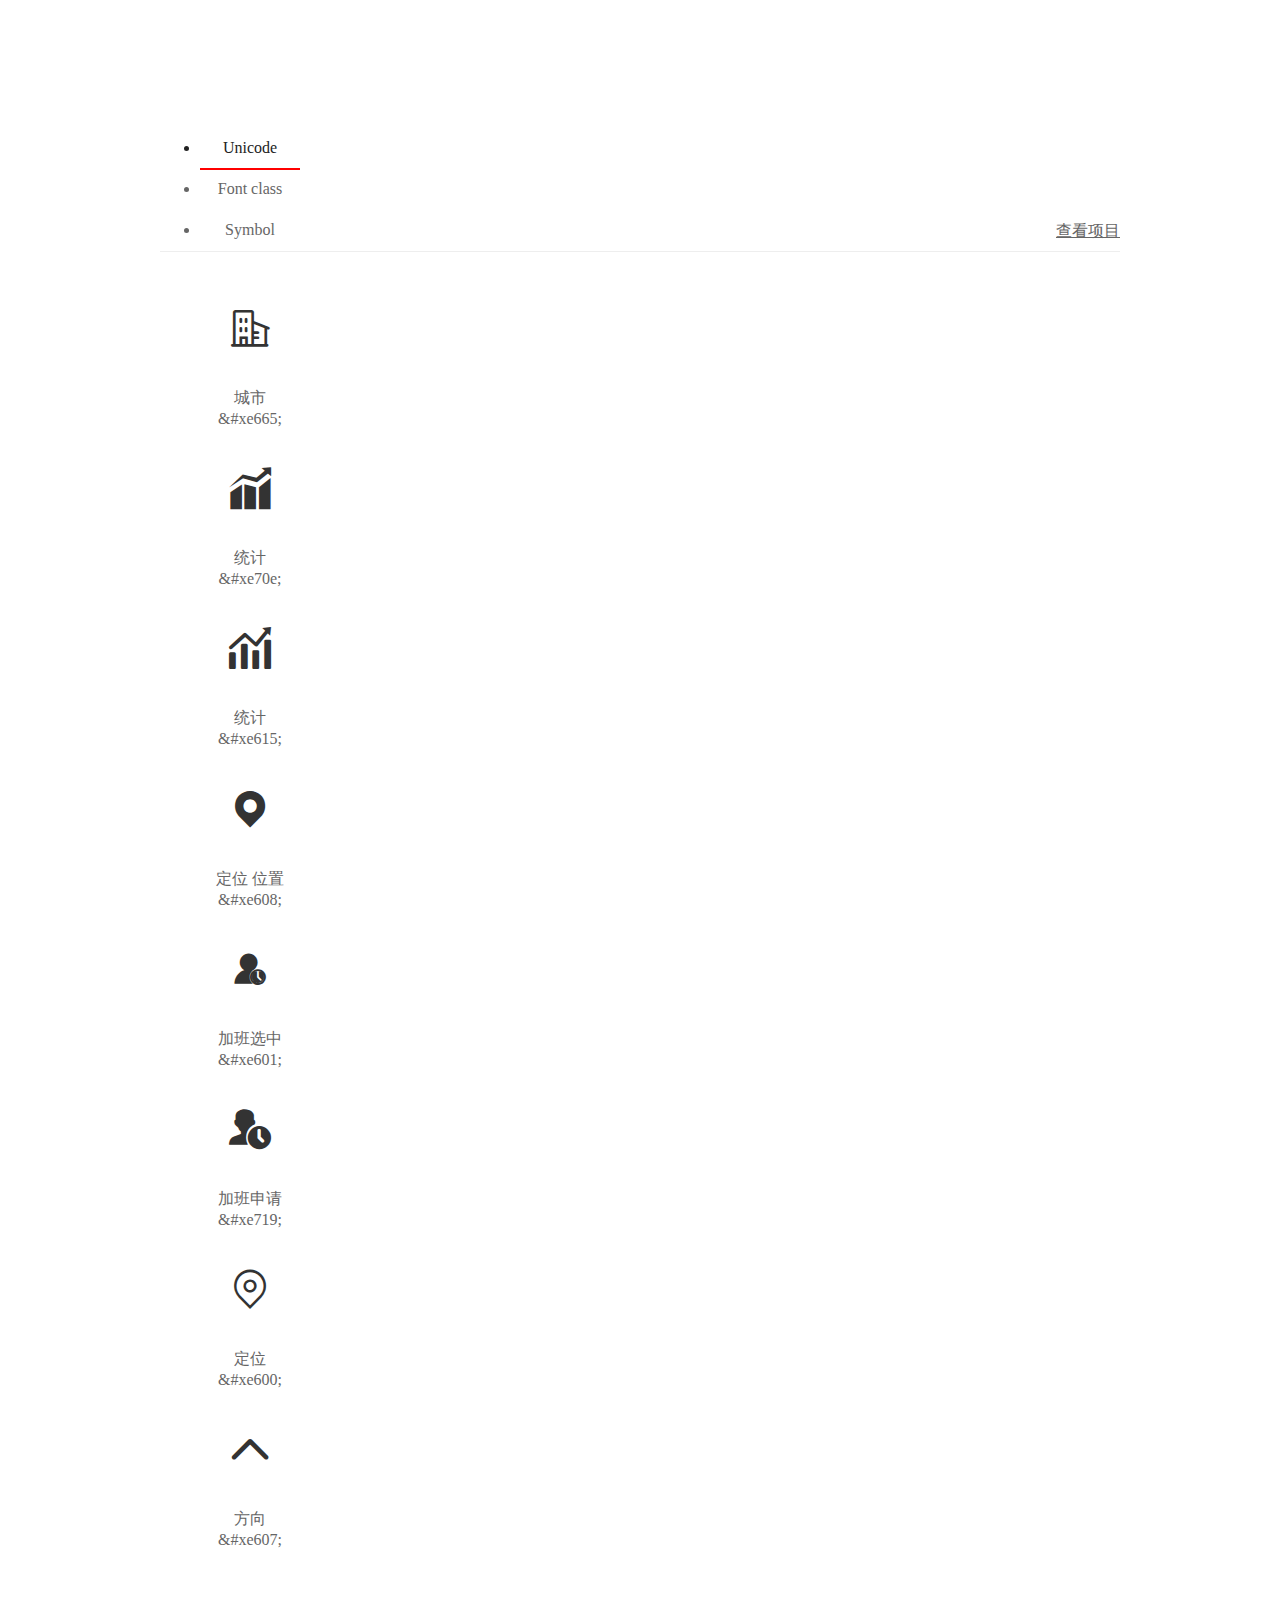
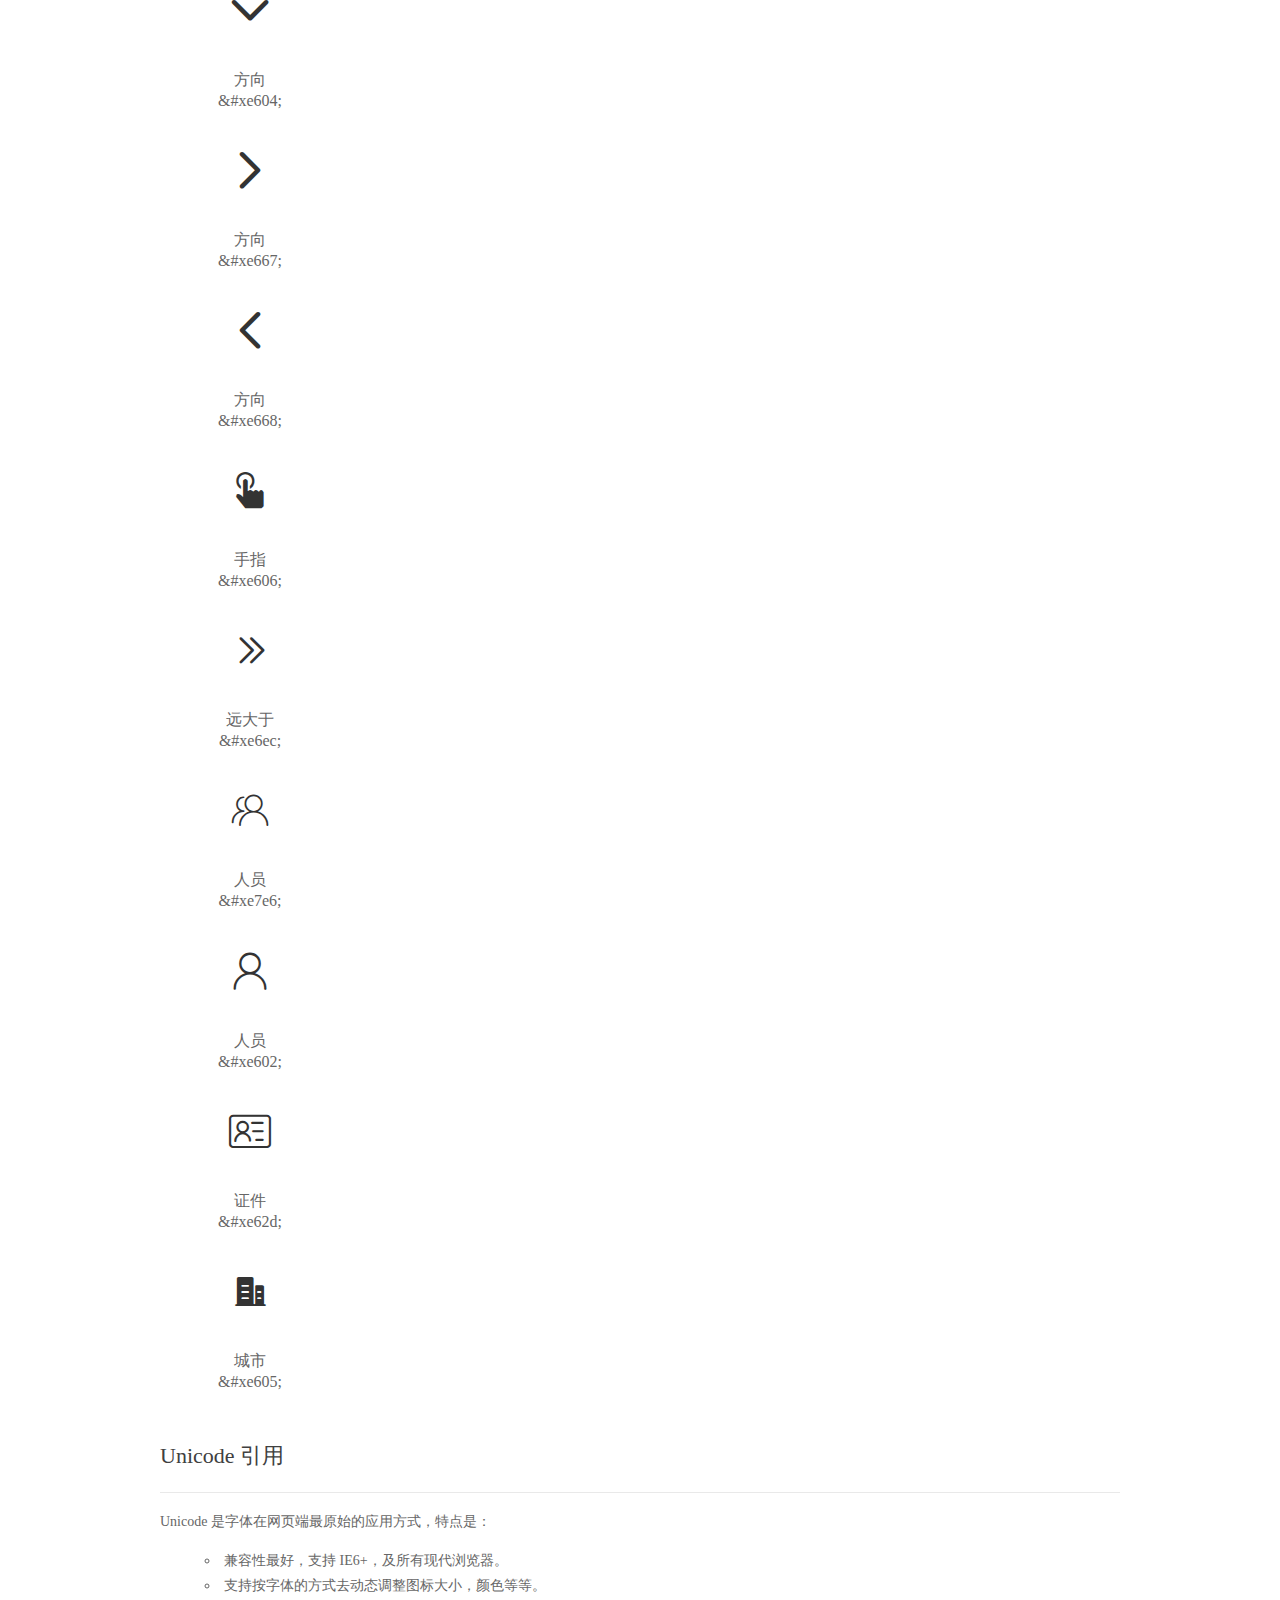
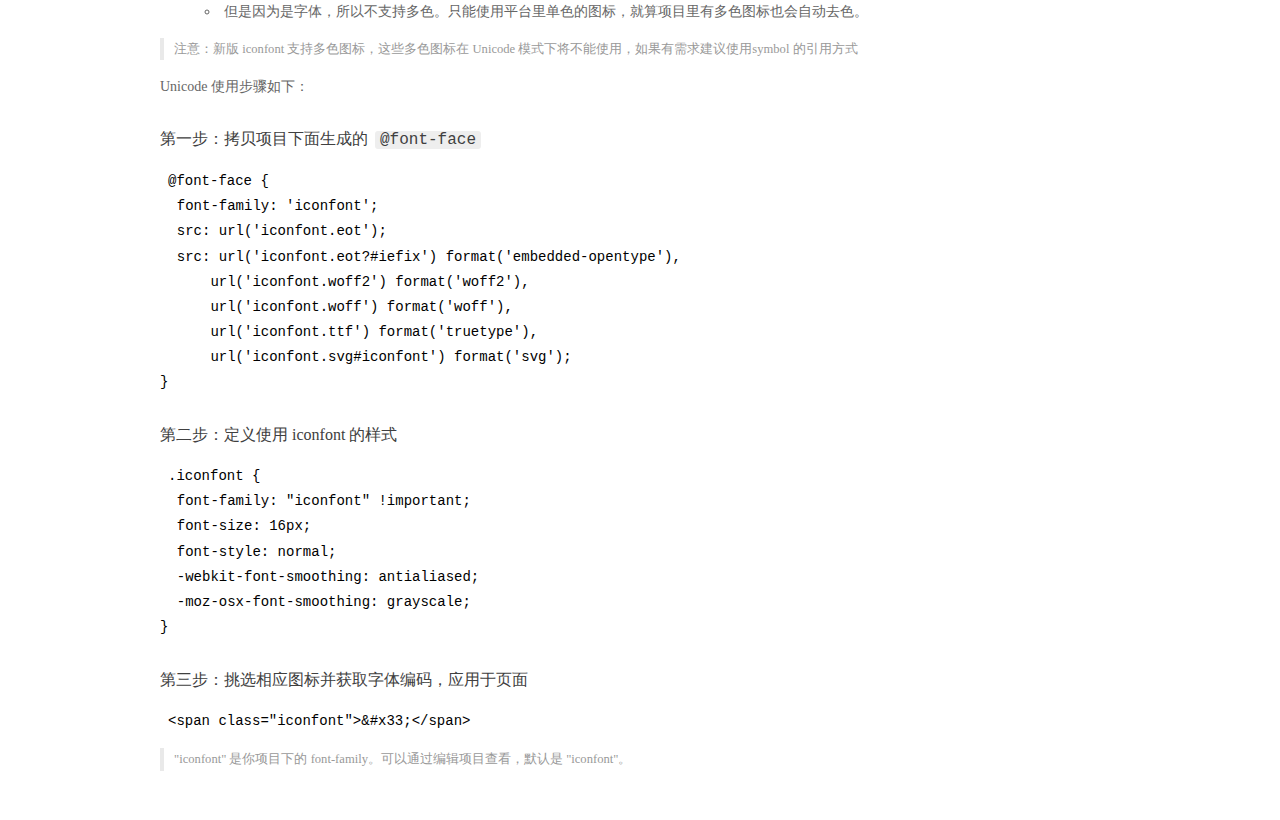
<file: css/iconfont/demo_index.html>
<!DOCTYPE html>
<html>
<head>
  <meta charset="utf-8"/>
  <title>IconFont Demo</title>
  <link rel="shortcut icon" href="https://img.alicdn.com/tps/i4/TB1_oz6GVXXXXaFXpXXJDFnIXXX-64-64.ico" type="image/x-icon"/>
  <link rel="stylesheet" href="https://g.alicdn.com/thx/cube/1.3.2/cube.min.css">
  <link rel="stylesheet" href="demo.css">
  <link rel="stylesheet" href="iconfont.css">
  <script src="iconfont.js"></script>
  <!-- jQuery -->
  <script src="https://a1.alicdn.com/oss/uploads/2018/12/26/7bfddb60-08e8-11e9-9b04-53e73bb6408b.js"></script>
  <!-- 代码高亮 -->
  <script src="https://a1.alicdn.com/oss/uploads/2018/12/26/a3f714d0-08e6-11e9-8a15-ebf944d7534c.js"></script>
</head>
<body>
  <div class="main">
    <h1 class="logo"><a href="https://www.iconfont.cn/" title="iconfont 首页" target="_blank">&#xe86b;</a></h1>
    <div class="nav-tabs">
      <ul id="tabs" class="dib-box">
        <li class="dib active"><span>Unicode</span></li>
        <li class="dib"><span>Font class</span></li>
        <li class="dib"><span>Symbol</span></li>
      </ul>
      
      <a href="https://www.iconfont.cn/manage/index?manage_type=myprojects&projectId=1803416" target="_blank" class="nav-more">查看项目</a>
      
    </div>
    <div class="tab-container">
      <div class="content unicode" style="display: block;">
          <ul class="icon_lists dib-box">
          
            <li class="dib">
              <span class="icon iconfont">&#xe665;</span>
                <div class="name">城市</div>
                <div class="code-name">&amp;#xe665;</div>
              </li>
          
            <li class="dib">
              <span class="icon iconfont">&#xe70e;</span>
                <div class="name">统计</div>
                <div class="code-name">&amp;#xe70e;</div>
              </li>
          
            <li class="dib">
              <span class="icon iconfont">&#xe615;</span>
                <div class="name">统计</div>
                <div class="code-name">&amp;#xe615;</div>
              </li>
          
            <li class="dib">
              <span class="icon iconfont">&#xe608;</span>
                <div class="name">定位 位置</div>
                <div class="code-name">&amp;#xe608;</div>
              </li>
          
            <li class="dib">
              <span class="icon iconfont">&#xe601;</span>
                <div class="name">加班选中</div>
                <div class="code-name">&amp;#xe601;</div>
              </li>
          
            <li class="dib">
              <span class="icon iconfont">&#xe719;</span>
                <div class="name">加班申请</div>
                <div class="code-name">&amp;#xe719;</div>
              </li>
          
            <li class="dib">
              <span class="icon iconfont">&#xe600;</span>
                <div class="name">定位</div>
                <div class="code-name">&amp;#xe600;</div>
              </li>
          
            <li class="dib">
              <span class="icon iconfont">&#xe607;</span>
                <div class="name">方向</div>
                <div class="code-name">&amp;#xe607;</div>
              </li>
          
            <li class="dib">
              <span class="icon iconfont">&#xe604;</span>
                <div class="name">方向</div>
                <div class="code-name">&amp;#xe604;</div>
              </li>
          
            <li class="dib">
              <span class="icon iconfont">&#xe667;</span>
                <div class="name">方向</div>
                <div class="code-name">&amp;#xe667;</div>
              </li>
          
            <li class="dib">
              <span class="icon iconfont">&#xe668;</span>
                <div class="name">方向</div>
                <div class="code-name">&amp;#xe668;</div>
              </li>
          
            <li class="dib">
              <span class="icon iconfont">&#xe606;</span>
                <div class="name">手指</div>
                <div class="code-name">&amp;#xe606;</div>
              </li>
          
            <li class="dib">
              <span class="icon iconfont">&#xe6ec;</span>
                <div class="name">远大于</div>
                <div class="code-name">&amp;#xe6ec;</div>
              </li>
          
            <li class="dib">
              <span class="icon iconfont">&#xe7e6;</span>
                <div class="name">人员</div>
                <div class="code-name">&amp;#xe7e6;</div>
              </li>
          
            <li class="dib">
              <span class="icon iconfont">&#xe602;</span>
                <div class="name">人员</div>
                <div class="code-name">&amp;#xe602;</div>
              </li>
          
            <li class="dib">
              <span class="icon iconfont">&#xe62d;</span>
                <div class="name">证件</div>
                <div class="code-name">&amp;#xe62d;</div>
              </li>
          
            <li class="dib">
              <span class="icon iconfont">&#xe605;</span>
                <div class="name">城市</div>
                <div class="code-name">&amp;#xe605;</div>
              </li>
          
          </ul>
          <div class="article markdown">
          <h2 id="unicode-">Unicode 引用</h2>
          <hr>

          <p>Unicode 是字体在网页端最原始的应用方式，特点是：</p>
          <ul>
            <li>兼容性最好，支持 IE6+，及所有现代浏览器。</li>
            <li>支持按字体的方式去动态调整图标大小，颜色等等。</li>
            <li>但是因为是字体，所以不支持多色。只能使用平台里单色的图标，就算项目里有多色图标也会自动去色。</li>
          </ul>
          <blockquote>
            <p>注意：新版 iconfont 支持多色图标，这些多色图标在 Unicode 模式下将不能使用，如果有需求建议使用symbol 的引用方式</p>
          </blockquote>
          <p>Unicode 使用步骤如下：</p>
          <h3 id="-font-face">第一步：拷贝项目下面生成的 <code>@font-face</code></h3>
<pre><code class="language-css"
>@font-face {
  font-family: 'iconfont';
  src: url('iconfont.eot');
  src: url('iconfont.eot?#iefix') format('embedded-opentype'),
      url('iconfont.woff2') format('woff2'),
      url('iconfont.woff') format('woff'),
      url('iconfont.ttf') format('truetype'),
      url('iconfont.svg#iconfont') format('svg');
}
</code></pre>
          <h3 id="-iconfont-">第二步：定义使用 iconfont 的样式</h3>
<pre><code class="language-css"
>.iconfont {
  font-family: "iconfont" !important;
  font-size: 16px;
  font-style: normal;
  -webkit-font-smoothing: antialiased;
  -moz-osx-font-smoothing: grayscale;
}
</code></pre>
          <h3 id="-">第三步：挑选相应图标并获取字体编码，应用于页面</h3>
<pre>
<code class="language-html"
>&lt;span class="iconfont"&gt;&amp;#x33;&lt;/span&gt;
</code></pre>
          <blockquote>
            <p>"iconfont" 是你项目下的 font-family。可以通过编辑项目查看，默认是 "iconfont"。</p>
          </blockquote>
          </div>
      </div>
      <div class="content font-class">
        <ul class="icon_lists dib-box">
          
          <li class="dib">
            <span class="icon iconfont icon-chengshi1"></span>
            <div class="name">
              城市
            </div>
            <div class="code-name">.icon-chengshi1
            </div>
          </li>
          
          <li class="dib">
            <span class="icon iconfont icon-add-up"></span>
            <div class="name">
              统计
            </div>
            <div class="code-name">.icon-add-up
            </div>
          </li>
          
          <li class="dib">
            <span class="icon iconfont icon-tongji2"></span>
            <div class="name">
              统计
            </div>
            <div class="code-name">.icon-tongji2
            </div>
          </li>
          
          <li class="dib">
            <span class="icon iconfont icon-dingweiweizhi"></span>
            <div class="name">
              定位 位置
            </div>
            <div class="code-name">.icon-dingweiweizhi
            </div>
          </li>
          
          <li class="dib">
            <span class="icon iconfont icon-jiabanxuanzhong"></span>
            <div class="name">
              加班选中
            </div>
            <div class="code-name">.icon-jiabanxuanzhong
            </div>
          </li>
          
          <li class="dib">
            <span class="icon iconfont icon-jiabanshenqing"></span>
            <div class="name">
              加班申请
            </div>
            <div class="code-name">.icon-jiabanshenqing
            </div>
          </li>
          
          <li class="dib">
            <span class="icon iconfont icon--location"></span>
            <div class="name">
              定位
            </div>
            <div class="code-name">.icon--location
            </div>
          </li>
          
          <li class="dib">
            <span class="icon iconfont icon-up1"></span>
            <div class="name">
              方向
            </div>
            <div class="code-name">.icon-up1
            </div>
          </li>
          
          <li class="dib">
            <span class="icon iconfont icon-down1"></span>
            <div class="name">
              方向
            </div>
            <div class="code-name">.icon-down1
            </div>
          </li>
          
          <li class="dib">
            <span class="icon iconfont icon-fangxiang"></span>
            <div class="name">
              方向
            </div>
            <div class="code-name">.icon-fangxiang
            </div>
          </li>
          
          <li class="dib">
            <span class="icon iconfont icon-fangxiang1"></span>
            <div class="name">
              方向
            </div>
            <div class="code-name">.icon-fangxiang1
            </div>
          </li>
          
          <li class="dib">
            <span class="icon iconfont icon-shouzhi"></span>
            <div class="name">
              手指
            </div>
            <div class="code-name">.icon-shouzhi
            </div>
          </li>
          
          <li class="dib">
            <span class="icon iconfont icon-yuandayu"></span>
            <div class="name">
              远大于
            </div>
            <div class="code-name">.icon-yuandayu
            </div>
          </li>
          
          <li class="dib">
            <span class="icon iconfont icon-renyuan"></span>
            <div class="name">
              人员
            </div>
            <div class="code-name">.icon-renyuan
            </div>
          </li>
          
          <li class="dib">
            <span class="icon iconfont icon-single-person"></span>
            <div class="name">
              人员
            </div>
            <div class="code-name">.icon-single-person
            </div>
          </li>
          
          <li class="dib">
            <span class="icon iconfont icon-zhengjian"></span>
            <div class="name">
              证件
            </div>
            <div class="code-name">.icon-zhengjian
            </div>
          </li>
          
          <li class="dib">
            <span class="icon iconfont icon-chengshi"></span>
            <div class="name">
              城市
            </div>
            <div class="code-name">.icon-chengshi
            </div>
          </li>
          
        </ul>
        <div class="article markdown">
        <h2 id="font-class-">font-class 引用</h2>
        <hr>

        <p>font-class 是 Unicode 使用方式的一种变种，主要是解决 Unicode 书写不直观，语意不明确的问题。</p>
        <p>与 Unicode 使用方式相比，具有如下特点：</p>
        <ul>
          <li>兼容性良好，支持 IE8+，及所有现代浏览器。</li>
          <li>相比于 Unicode 语意明确，书写更直观。可以很容易分辨这个 icon 是什么。</li>
          <li>因为使用 class 来定义图标，所以当要替换图标时，只需要修改 class 里面的 Unicode 引用。</li>
          <li>不过因为本质上还是使用的字体，所以多色图标还是不支持的。</li>
        </ul>
        <p>使用步骤如下：</p>
        <h3 id="-fontclass-">第一步：引入项目下面生成的 fontclass 代码：</h3>
<pre><code class="language-html">&lt;link rel="stylesheet" href="./iconfont.css"&gt;
</code></pre>
        <h3 id="-">第二步：挑选相应图标并获取类名，应用于页面：</h3>
<pre><code class="language-html">&lt;span class="iconfont icon-xxx"&gt;&lt;/span&gt;
</code></pre>
        <blockquote>
          <p>"
            iconfont" 是你项目下的 font-family。可以通过编辑项目查看，默认是 "iconfont"。</p>
        </blockquote>
      </div>
      </div>
      <div class="content symbol">
          <ul class="icon_lists dib-box">
          
            <li class="dib">
                <svg class="icon svg-icon" aria-hidden="true">
                  <use xlink:href="#icon-chengshi1"></use>
                </svg>
                <div class="name">城市</div>
                <div class="code-name">#icon-chengshi1</div>
            </li>
          
            <li class="dib">
                <svg class="icon svg-icon" aria-hidden="true">
                  <use xlink:href="#icon-add-up"></use>
                </svg>
                <div class="name">统计</div>
                <div class="code-name">#icon-add-up</div>
            </li>
          
            <li class="dib">
                <svg class="icon svg-icon" aria-hidden="true">
                  <use xlink:href="#icon-tongji2"></use>
                </svg>
                <div class="name">统计</div>
                <div class="code-name">#icon-tongji2</div>
            </li>
          
            <li class="dib">
                <svg class="icon svg-icon" aria-hidden="true">
                  <use xlink:href="#icon-dingweiweizhi"></use>
                </svg>
                <div class="name">定位 位置</div>
                <div class="code-name">#icon-dingweiweizhi</div>
            </li>
          
            <li class="dib">
                <svg class="icon svg-icon" aria-hidden="true">
                  <use xlink:href="#icon-jiabanxuanzhong"></use>
                </svg>
                <div class="name">加班选中</div>
                <div class="code-name">#icon-jiabanxuanzhong</div>
            </li>
          
            <li class="dib">
                <svg class="icon svg-icon" aria-hidden="true">
                  <use xlink:href="#icon-jiabanshenqing"></use>
                </svg>
                <div class="name">加班申请</div>
                <div class="code-name">#icon-jiabanshenqing</div>
            </li>
          
            <li class="dib">
                <svg class="icon svg-icon" aria-hidden="true">
                  <use xlink:href="#icon--location"></use>
                </svg>
                <div class="name">定位</div>
                <div class="code-name">#icon--location</div>
            </li>
          
            <li class="dib">
                <svg class="icon svg-icon" aria-hidden="true">
                  <use xlink:href="#icon-up1"></use>
                </svg>
                <div class="name">方向</div>
                <div class="code-name">#icon-up1</div>
            </li>
          
            <li class="dib">
                <svg class="icon svg-icon" aria-hidden="true">
                  <use xlink:href="#icon-down1"></use>
                </svg>
                <div class="name">方向</div>
                <div class="code-name">#icon-down1</div>
            </li>
          
            <li class="dib">
                <svg class="icon svg-icon" aria-hidden="true">
                  <use xlink:href="#icon-fangxiang"></use>
                </svg>
                <div class="name">方向</div>
                <div class="code-name">#icon-fangxiang</div>
            </li>
          
            <li class="dib">
                <svg class="icon svg-icon" aria-hidden="true">
                  <use xlink:href="#icon-fangxiang1"></use>
                </svg>
                <div class="name">方向</div>
                <div class="code-name">#icon-fangxiang1</div>
            </li>
          
            <li class="dib">
                <svg class="icon svg-icon" aria-hidden="true">
                  <use xlink:href="#icon-shouzhi"></use>
                </svg>
                <div class="name">手指</div>
                <div class="code-name">#icon-shouzhi</div>
            </li>
          
            <li class="dib">
                <svg class="icon svg-icon" aria-hidden="true">
                  <use xlink:href="#icon-yuandayu"></use>
                </svg>
                <div class="name">远大于</div>
                <div class="code-name">#icon-yuandayu</div>
            </li>
          
            <li class="dib">
                <svg class="icon svg-icon" aria-hidden="true">
                  <use xlink:href="#icon-renyuan"></use>
                </svg>
                <div class="name">人员</div>
                <div class="code-name">#icon-renyuan</div>
            </li>
          
            <li class="dib">
                <svg class="icon svg-icon" aria-hidden="true">
                  <use xlink:href="#icon-single-person"></use>
                </svg>
                <div class="name">人员</div>
                <div class="code-name">#icon-single-person</div>
            </li>
          
            <li class="dib">
                <svg class="icon svg-icon" aria-hidden="true">
                  <use xlink:href="#icon-zhengjian"></use>
                </svg>
                <div class="name">证件</div>
                <div class="code-name">#icon-zhengjian</div>
            </li>
          
            <li class="dib">
                <svg class="icon svg-icon" aria-hidden="true">
                  <use xlink:href="#icon-chengshi"></use>
                </svg>
                <div class="name">城市</div>
                <div class="code-name">#icon-chengshi</div>
            </li>
          
          </ul>
          <div class="article markdown">
          <h2 id="symbol-">Symbol 引用</h2>
          <hr>

          <p>这是一种全新的使用方式，应该说这才是未来的主流，也是平台目前推荐的用法。相关介绍可以参考这篇<a href="">文章</a>
            这种用法其实是做了一个 SVG 的集合，与另外两种相比具有如下特点：</p>
          <ul>
            <li>支持多色图标了，不再受单色限制。</li>
            <li>通过一些技巧，支持像字体那样，通过 <code>font-size</code>, <code>color</code> 来调整样式。</li>
            <li>兼容性较差，支持 IE9+，及现代浏览器。</li>
            <li>浏览器渲染 SVG 的性能一般，还不如 png。</li>
          </ul>
          <p>使用步骤如下：</p>
          <h3 id="-symbol-">第一步：引入项目下面生成的 symbol 代码：</h3>
<pre><code class="language-html">&lt;script src="./iconfont.js"&gt;&lt;/script&gt;
</code></pre>
          <h3 id="-css-">第二步：加入通用 CSS 代码（引入一次就行）：</h3>
<pre><code class="language-html">&lt;style&gt;
.icon {
  width: 1em;
  height: 1em;
  vertical-align: -0.15em;
  fill: currentColor;
  overflow: hidden;
}
&lt;/style&gt;
</code></pre>
          <h3 id="-">第三步：挑选相应图标并获取类名，应用于页面：</h3>
<pre><code class="language-html">&lt;svg class="icon" aria-hidden="true"&gt;
  &lt;use xlink:href="#icon-xxx"&gt;&lt;/use&gt;
&lt;/svg&gt;
</code></pre>
          </div>
      </div>

    </div>
  </div>
  <script>
  $(document).ready(function () {
      $('.tab-container .content:first').show()

      $('#tabs li').click(function (e) {
        var tabContent = $('.tab-container .content')
        var index = $(this).index()

        if ($(this).hasClass('active')) {
          return
        } else {
          $('#tabs li').removeClass('active')
          $(this).addClass('active')

          tabContent.hide().eq(index).fadeIn()
        }
      })
    })
  </script>
</body>
</html>
</file>
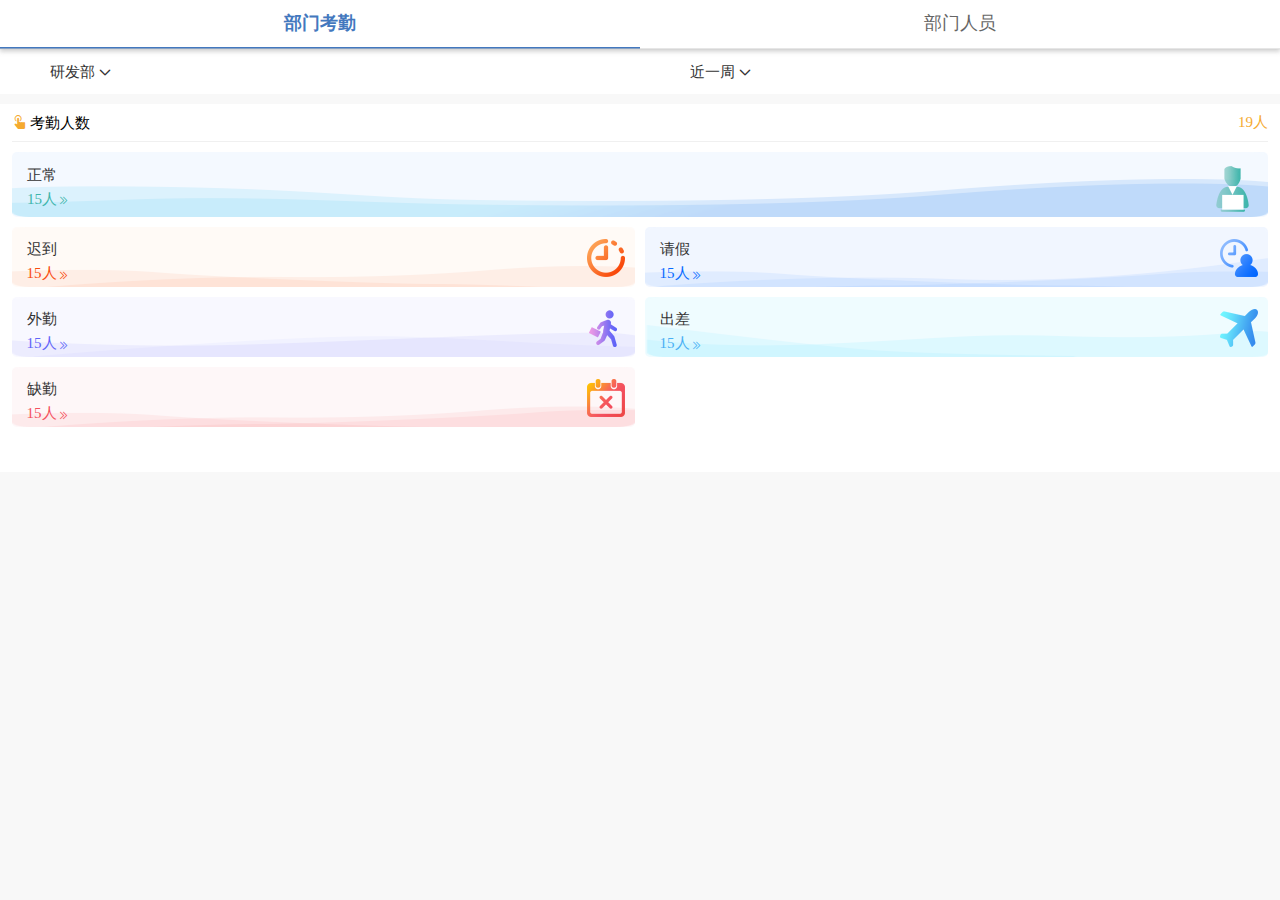
<file: jsp/attendance/attendance.html>
<!DOCTYPE html>
<html>
	<head>
		<meta charset="utf-8">
		<meta name="viewport" content="width=device-width,initial-scale=1,user-scalable=0,viewport-fit=cover">
		<title>考勤</title>
		<link rel="stylesheet" href="../../css/weui.css"/>
		<link rel="stylesheet" href="../../css/example.css"/>
		<link rel="stylesheet" href="../../css/iconfont/iconfont.css">
		<link rel="stylesheet" href="../../css/attendance.css">
		<!-- <style>
			.adc-total  {
				font-size: 14px;
			}
			/* tabs */
			.adc-total .weui-navbar {
				box-shadow:0px 3px 4px 0px rgba(153,153,153,0.4);
			}
			.adc-total .weui-navbar__item {
				padding: 0;
				height: 49px;
				color: #666666;
				line-height: 49px;
				font-size: 16px;
				background: #fff;
			}
			.adc-total .weui-navbar__item:after {
				display: none;
			}
			.adc-total .weui-navbar__item.weui-bar__item_on {
				color: #4378BE;
				font-weight: 700;
				border-bottom: 2px solid #4378BE;
				background: #fff;
			}
			/* 部门考勤 */
			.adc-total .dept-condtion {
				height: 39px;
				line-height: 39px;
				background: #fff;
				overflow: hidden;
			}
			.adc-total .dept-condtion .weui-flex__item {
				padding-left: 50px;
				color: #333;
			}
			.adc-total .dept-condtion .weui-flex__item i {
				margin-left: 4px;
				font-size: 12px;
			}
			.adc-total .dept-content {
				margin: 10px 0;
				padding: 0 12px 45px;
				width: 100%;
				background: #fff;
				box-sizing: border-box;
			}
			.adc-total .dept-title {
				height: 31px;
				line-height: 31px;
				border-bottom: 1px solid #F0F0F0;
			}
			.adc-total .dept-title .title-text {
				float: left;
				color: #000;
			}
			.adc-total .dept-title .title-text i {
				margin-right: 2px;
				color: #F5AA2F;
			}
			.adc-total .dept-title .title-num {
				float: right;
				color: #F5AA2F;
			}
			.adc-total .record-item {
				margin-top: 10px;
				width: 100%;
				height: 100%;
				overflow: hidden;
				border-radius: 5px;
				overflow: hidden;
			}
			.adc-total .record-item a {
				display: block;
				width: 100%;
				height: 100%;
				color: #333;
			}
			.adc-total .record-item .record-info {
				float: left;
			}
			.adc-total .record-item .record-img {
				float: right;
			}
			.adc-total .record-item .record-img img {
				display: block;
				width: 33px;
				height: 46px;
			}
			.adc-total .record-item .record-num i {
				font-size: 12px;
				vertical-align: bottom;
			}
			.adc-total .dept-normal {
				height: 65px;
			}
			.adc-total .dept-normal .record-item {
				background: url(../../img/normal-bg.png) no-repeat left bottom / 100% 100%;
			}
			.adc-total .dept-normal .record-info {
				margin: 10.5px 0 0 15px;
				color: #333;
			}
			.adc-total .dept-normal .record-img {
				margin: 13.5px 19.5px 0 0;
			}
			.adc-total .dept-normal .record-num {
				color: #3EB5AB;
			}
			.adc-total .record-others .record-item {
				height: 60px;
			}
			.adc-total .record-others .weui-flex__item:first-child {
				padding-right: 5px;
			}
			.adc-total .record-others .weui-flex__item:last-child {
				padding-left: 5px;
			}
			.adc-total .record-others .record-info {
				margin: 10px 0 0 14.5px;
			}
			.adc-total .record-others .record-img {
				margin: 12px 10px 0 0;
			}
			.adc-total .record-others .record-img img {
				width: 38px;
				height: 38px;
			}
			.adc-total .record-field .record-img {
				margin: 13px 18px 0 0;
			}
			.adc-total .record-field .record-img img {
				width: 28px;
				height: 37px;
			}
			.adc-total .record-late .record-item {
				background: url(../../img/late-bg.png) no-repeat left bottom / 100% 100%;
			}
			.adc-total .record-late .record-num {
				color: #F94B0E;
			}
			.adc-total .record-leave .record-item {
				background: url(../../img/leave-bg.png) no-repeat left bottom / 100% 100%;
			}
			.adc-total .record-leave .record-num {
				color: #076AFF;
			}
			.adc-total .record-field .record-item {
				background: url(../../img/field-bg.png) no-repeat left bottom / 100% 100%;
			}
			.adc-total .record-field .record-num {
				color: #6164F8;
			}
			.adc-total .record-travel .record-item {
				background: url(../../img/travel-bg.png) no-repeat left bottom / 100% 100%;
			}
			.adc-total .record-travel .record-num {
				color: #49AFF4;
			}
			.adc-total .record-absence .record-item {
				background: url(../../img/absence-bg.png) no-repeat left bottom / 100% 100%;
			}
			.adc-total .record-absence .record-num {
				color: #F4505D;
			}
			/* 部门人员 */
			/* 搜索 */
			.adc-total .weui-search-bar {
				padding: 12px;
				background: #fff;
			}
			.adc-total .weui-search-bar:after {
				display: none;
			}
			.adc-total .weui-search-bar__form {
				color: #999;
				border-radius: 32px;
			}
			.adc-total .weui-search-bar__label {
				background: #F2F2F2;
				border-radius: 32px;
			}
			.adc-total .weui-search-bar__box .weui-icon-search,
			.adc-total .weui-search-bar__box .weui-search-bar__input {
				padding: 0;
				height: 32px;
				line-height: 32px;
			}
			.adc-total .weui-search-bar__cancel-btn {
				line-height: 32px;
			}
			.adc-total .weui-search-bar__form:after {
				display: none;
			}
			.adc-total .weui-search-bar_focusing .weui-search-bar__form:after {
				border: 1px solid #ddd;
			}
			.adc-total .weui-search-bar_focusing .weui-search-bar__box {
				background: #F2F2F2;
			}
			/* 人员列表 */
			.adc-total .card-list {
				padding: 0 12px;
			}
			.adc-total .card-list .weui-panel {
				margin: 0 0 25px;
			}
			.adc-total .card-list .weui-panel:before,
			.adc-total .card-list .weui-panel:after {
				display: none;
			}
			.adc-total .card-list a.weui-media-box {
				padding: 0 20px;
				background: url(../../img/card-bg.png) no-repeat center /100% 100%;
				border-radius: 5px;
			}
			.adc-total .card-list .weui-media-box__hd {
				border-radius: 50%;
				background: #fff;
				overflow: hidden;
			}
			.adc-total .card-list .weui-media-box__desc i,
			.adc-total .card-list .weui-media-box__desc span {
				margin-right: 4px;
				color: #fff;
				font-size: 15px;
				vertical-align: middle;
			}
			.adc-total .card-list .weui-media-box__bd .weui-media-box__desc:nth-child(2) {
				margin: 5px 0;
			}
			.adc-total .card-list .weui-media-box_appmsg {
				flex-direction: column;
			}
			.adc-total .card-list .card-top {
				padding: 15px 0;
				width: 100%;
				border-bottom: 1px solid #ccc;
			}
			.adc-total .card-list .card-bottom {
				padding: 10px 0;
				width: 100%;
				color: #fff;
				font-size: 12px;
				text-align: center;
			}
			.adc-total .card-list .weui-flex {
				width: 100%;
			}
		</style> -->
	</head>
	<body>
		<div class="container adc-total" id="container">
			<div class="weui-tab" id="tab">
			    <div class="weui-navbar">
			        <div class="weui-navbar__item">部门考勤</div>
			        <div class="weui-navbar__item">部门人员</div>
			    </div>
			    <div class="weui-tab__panel">
			        <div class="weui-tab__content">
						<div class="dept-condtion">
							<div class="weui-flex">
								<div class="weui-flex__item" id="deptDept"><div class="placeholder">
									<span>研发部</span><i class="iconfont icon-down1"></i>
								</div></div>
								<div class="weui-flex__item" id="deptTime"><div class="placeholder">
									<span>近一周</span><i class="iconfont icon-down1"></i>
								</div></div>
							</div>
						</div>
						<div class="dept-content">
							<div class="dept-title">
								<span class="title-text"><i class="iconfont icon-shouzhi"></i>考勤人数</span>
								<span class="title-num">19人</span>
							</div>
							<!-- 正常 -->
							<div class="dept-normal">
								<div class="record-item"><a href="./attendanceDept.html">
									<div class="record-info">
										<div class="record-text">正常</div>
										<div class="record-num">
											<span>15人</span><i class="iconfont icon-yuandayu"></i>
										</div>
									</div>
									<div class="record-img">
										<img src="../../img/normal.png" alt="">
									</div>
								</a></div>
							</div>
							<div class="weui-flex record-others">
								<!-- 迟到 -->
								<div class="weui-flex__item record-late"><div class="placeholder">
									<div class="record-item"><a href="javascript:void(0);">
										<div class="record-info">
											<div class="record-text">迟到</div>
											<div class="record-num">
												<span>15人</span><i class="iconfont icon-yuandayu"></i>
											</div>
										</div>
										<div class="record-img">
											<img src="../../img/late.png" alt="">
										</div>
									</a></div>
								</div></div>
								<!-- 请假 -->
								<div class="weui-flex__item record-leave"><div class="placeholder">
									<div class="record-item"><a href="javascript:void(0);">
										<div class="record-info">
											<div class="record-text">请假</div>
											<div class="record-num">
												<span>15人</span><i class="iconfont icon-yuandayu"></i>
											</div>
										</div>
										<div class="record-img">
											<img src="../../img/leave.png" alt="">
										</div>
									</a></div>
								</div></div>
							</div>
							<div class="weui-flex record-others">
								<!-- 外勤 -->
								<div class="weui-flex__item record-field"><div class="placeholder">
									<div class="record-item"><a href="javascript:void(0);">
										<div class="record-info">
											<div class="record-text">外勤</div>
											<div class="record-num">
												<span>15人</span><i class="iconfont icon-yuandayu"></i>
											</div>
										</div>
										<div class="record-img">
											<img src="../../img/field.png" alt="">
										</div>
									</a></div>
								</div></div>
								<!-- 出差 -->
								<div class="weui-flex__item record-travel"><div class="placeholder">
									<div class="record-item"><a href="javascript:void(0);">
										<div class="record-info">
											<div class="record-text">出差</div>
											<div class="record-num">
												<span>15人</span><i class="iconfont icon-yuandayu"></i>
											</div>
										</div>
										<div class="record-img">
											<img src="../../img/travel.png" alt="">
										</div>
									</a></div>
								</div></div>
							</div>
							<div class="weui-flex record-others">
								<!-- 缺勤 -->
								<div class="weui-flex__item record-absence"><div class="placeholder">
									<div class="record-item"><a href="javascript:void(0);">
										<div class="record-info">
											<div class="record-text">缺勤</div>
											<div class="record-num">
												<span>15人</span><i class="iconfont icon-yuandayu"></i>
											</div>
										</div>
										<div class="record-img">
											<img src="../../img/absence.png" alt="">
										</div>
									</a></div>
								</div></div>
								<!--  -->
								<div class="weui-flex__item"><div class="placeholder"></div></div>
							</div>
						</div>
					</div>
			        <div class="weui-tab__content">
						<!-- 搜索框 -->
						<div class="weui-search-bar" id="searchBarPerson">
						    <form class="weui-search-bar__form">
						        <div class="weui-search-bar__box">
						            <i class="weui-icon-search"></i>
						            <input type="search" class="weui-search-bar__input" placeholder="搜索" required="">
						            <a href="javascript:" class="weui-icon-clear"></a>
						        </div>
						        <label class="weui-search-bar__label">
						            <i class="weui-icon-search"></i>
						            <span>搜索</span>
						        </label>
						    </form>
						    <a href="javascript:" class="weui-search-bar__cancel-btn">取消</a>
						</div>
						<div class="card-list">
							<div class="weui-panel">
								<div class="weui-panel__bd">
									<a href="javascript:void(0);" class="weui-media-box weui-media-box_appmsg">
										<div class="card-top weui-flex">
											<div class="weui-media-box__hd">
												<img class="weui-media-box__thumb" src="../../img/itmc.png" alt="">
											</div>
											<div class="weui-media-box__bd">
												<p class="weui-media-box__desc">
													<label>
														<i class="iconfont icon-single-person"></i><span>姓名:</span>
													</label>
													<span>谢朝阳</span>
												</p>
												<p class="weui-media-box__desc">
													<label>
														<i class="iconfont icon-renyuan"></i><span>部门:</span>
													</label>
													<span>研发部</span>
												</p>
												<p class="weui-media-box__desc">
													<label>
														<i class="iconfont icon-zhengjian"></i><span>岗位:</span>
													</label>
													<span>JAVA开发</span>
												</p>
											</div>
										</div>
										<div class="card-bottom">
											<div class="weui-flex">
												<div class="weui-flex__item"><div class="placeholder">
													<div>20</div>
													<div>正常考勤</div>
												</div></div>
												<div class="weui-flex__item"><div class="placeholder">
													<div>20</div>
													<div>请假天数</div>
												</div></div>
												<div class="weui-flex__item"><div class="placeholder">
													<div>20</div>
													<div>出差天数</div>
												</div></div>
												<div class="weui-flex__item"><div class="placeholder">
													<div>20</div>
													<div>加班时长</div>
												</div></div>
											</div>
										</div>
									</a>
								</div>
							</div>
							<div class="weui-panel">
								<div class="weui-panel__bd">
									<a href="javascript:void(0);" class="weui-media-box weui-media-box_appmsg">
										<div class="card-top weui-flex">
											<div class="weui-media-box__hd">
												<img class="weui-media-box__thumb" src="../../img/itmc.png" alt="">
											</div>
											<div class="weui-media-box__bd">
												<p class="weui-media-box__desc">
													<label>
														<i class="iconfont icon-single-person"></i><span>姓名:</span>
													</label>
													<span>谢朝阳</span>
												</p>
												<p class="weui-media-box__desc">
													<label>
														<i class="iconfont icon-renyuan"></i><span>部门:</span>
													</label>
													<span>研发部</span>
												</p>
												<p class="weui-media-box__desc">
													<label>
														<i class="iconfont icon-zhengjian"></i><span>岗位:</span>
													</label>
													<span>JAVA开发</span>
												</p>
											</div>
										</div>
										<div class="card-bottom">
											<div class="weui-flex">
												<div class="weui-flex__item"><div class="placeholder">
													<div>20</div>
													<div>正常考勤</div>
												</div></div>
												<div class="weui-flex__item"><div class="placeholder">
													<div>20</div>
													<div>请假天数</div>
												</div></div>
												<div class="weui-flex__item"><div class="placeholder">
													<div>20</div>
													<div>出差天数</div>
												</div></div>
												<div class="weui-flex__item"><div class="placeholder">
													<div>20</div>
													<div>加班时长</div>
												</div></div>
											</div>
										</div>
									</a>
								</div>
							</div>
							<div class="weui-panel">
								<div class="weui-panel__bd">
									<a href="javascript:void(0);" class="weui-media-box weui-media-box_appmsg">
										<div class="card-top weui-flex">
											<div class="weui-media-box__hd">
												<img class="weui-media-box__thumb" src="../../img/itmc.png" alt="">
											</div>
											<div class="weui-media-box__bd">
												<p class="weui-media-box__desc">
													<label>
														<i class="iconfont icon-single-person"></i><span>姓名:</span>
													</label>
													<span>谢朝阳</span>
												</p>
												<p class="weui-media-box__desc">
													<label>
														<i class="iconfont icon-renyuan"></i><span>部门:</span>
													</label>
													<span>研发部</span>
												</p>
												<p class="weui-media-box__desc">
													<label>
														<i class="iconfont icon-zhengjian"></i><span>岗位:</span>
													</label>
													<span>JAVA开发</span>
												</p>
											</div>
										</div>
										<div class="card-bottom">
											<div class="weui-flex">
												<div class="weui-flex__item"><div class="placeholder">
													<div>20</div>
													<div>正常考勤</div>
												</div></div>
												<div class="weui-flex__item"><div class="placeholder">
													<div>20</div>
													<div>请假天数</div>
												</div></div>
												<div class="weui-flex__item"><div class="placeholder">
													<div>20</div>
													<div>出差天数</div>
												</div></div>
												<div class="weui-flex__item"><div class="placeholder">
													<div>20</div>
													<div>加班时长</div>
												</div></div>
											</div>
										</div>
									</a>
								</div>
							</div>
							<div class="weui-panel">
								<div class="weui-panel__bd">
									<a href="javascript:void(0);" class="weui-media-box weui-media-box_appmsg">
										<div class="card-top weui-flex">
											<div class="weui-media-box__hd">
												<img class="weui-media-box__thumb" src="../../img/itmc.png" alt="">
											</div>
											<div class="weui-media-box__bd">
												<p class="weui-media-box__desc">
													<label>
														<i class="iconfont icon-single-person"></i><span>姓名:</span>
													</label>
													<span>谢朝阳</span>
												</p>
												<p class="weui-media-box__desc">
													<label>
														<i class="iconfont icon-renyuan"></i><span>部门:</span>
													</label>
													<span>研发部</span>
												</p>
												<p class="weui-media-box__desc">
													<label>
														<i class="iconfont icon-zhengjian"></i><span>岗位:</span>
													</label>
													<span>JAVA开发</span>
												</p>
											</div>
										</div>
										<div class="card-bottom">
											<div class="weui-flex">
												<div class="weui-flex__item"><div class="placeholder">
													<div>20</div>
													<div>正常考勤</div>
												</div></div>
												<div class="weui-flex__item"><div class="placeholder">
													<div>20</div>
													<div>请假天数</div>
												</div></div>
												<div class="weui-flex__item"><div class="placeholder">
													<div>20</div>
													<div>出差天数</div>
												</div></div>
												<div class="weui-flex__item"><div class="placeholder">
													<div>20</div>
													<div>加班时长</div>
												</div></div>
											</div>
										</div>
									</a>
								</div>
							</div>
							<div class="weui-panel">
								<div class="weui-panel__bd">
									<a href="javascript:void(0);" class="weui-media-box weui-media-box_appmsg">
										<div class="card-top weui-flex">
											<div class="weui-media-box__hd">
												<img class="weui-media-box__thumb" src="../../img/itmc.png" alt="">
											</div>
											<div class="weui-media-box__bd">
												<p class="weui-media-box__desc">
													<label>
														<i class="iconfont icon-single-person"></i><span>姓名:</span>
													</label>
													<span>谢朝阳</span>
												</p>
												<p class="weui-media-box__desc">
													<label>
														<i class="iconfont icon-renyuan"></i><span>部门:</span>
													</label>
													<span>研发部</span>
												</p>
												<p class="weui-media-box__desc">
													<label>
														<i class="iconfont icon-zhengjian"></i><span>岗位:</span>
													</label>
													<span>JAVA开发</span>
												</p>
											</div>
										</div>
										<div class="card-bottom">
											<div class="weui-flex">
												<div class="weui-flex__item"><div class="placeholder">
													<div>20</div>
													<div>正常考勤</div>
												</div></div>
												<div class="weui-flex__item"><div class="placeholder">
													<div>20</div>
													<div>请假天数</div>
												</div></div>
												<div class="weui-flex__item"><div class="placeholder">
													<div>20</div>
													<div>出差天数</div>
												</div></div>
												<div class="weui-flex__item"><div class="placeholder">
													<div>20</div>
													<div>加班时长</div>
												</div></div>
											</div>
										</div>
									</a>
								</div>
							</div>
							
						
						</div>
					</div>
			    </div>
			</div>
		</div>
		
	</body>
	<script src="../../js/zepto.min.js"></script>
	<script src="../../js/weui.min.js"></script>
	<script>
		$(function() {
			// tab切换
			weui.tab('#tab',{
			    defaultIndex: 0,
			    onChange: function(index){
			        console.log(index);
					if(index == 0) {
						$(".weui-tab__panel").css("background", "#F3F3F3");
					}else {
						$(".weui-tab__panel").css("background", "#fff");
					}
			    }
			});
			// 部门选择, 时间选择
			$('#deptDept').on('click', function () {
					var deptList = [{
			            label: '研发部',
			            value: 0
			        }, {
			            label: '行政部',
			            value: 1
			        }, {
			            label: '市场部',
			            value: 2
			        },{
			            label: '财务部',
			            value: 3
			        }]
			        weui.picker(deptList, {
						defaultValue: [0],
			            onChange: function (result) {
			                // console.log(result);
			            },
			            onConfirm: function (result) {
			                // console.log(result);
							$('#deptDept span').text(result[0].label);
			            },
			            title: '选择部门'
			        });
			});
			$('#deptTime').on('click', function () {
					var deptList = [{
			            label: '近一周',
			            value: 0
			        }, {
			            label: '近一个月',
			            value: 1
			        }, {
			            label: '近三个月',
			            value: 2
			        },{
			            label: '近半年',
			            value: 3
			        }]
			        weui.picker(deptList, {
						defaultValue: [0],
			            onChange: function (result) {
			                // console.log(result);
			            },
			            onConfirm: function (result) {
			                // console.log(result);
							$('#deptTime span').text(result[0].label);
			            },
			            title: '选择时间范围'
			        });
			});
			
			// 搜索
			weui.searchBar('#searchBarAttendance');
			weui.searchBar('#searchBarPerson');
		})
	</script>
</html>
</file>
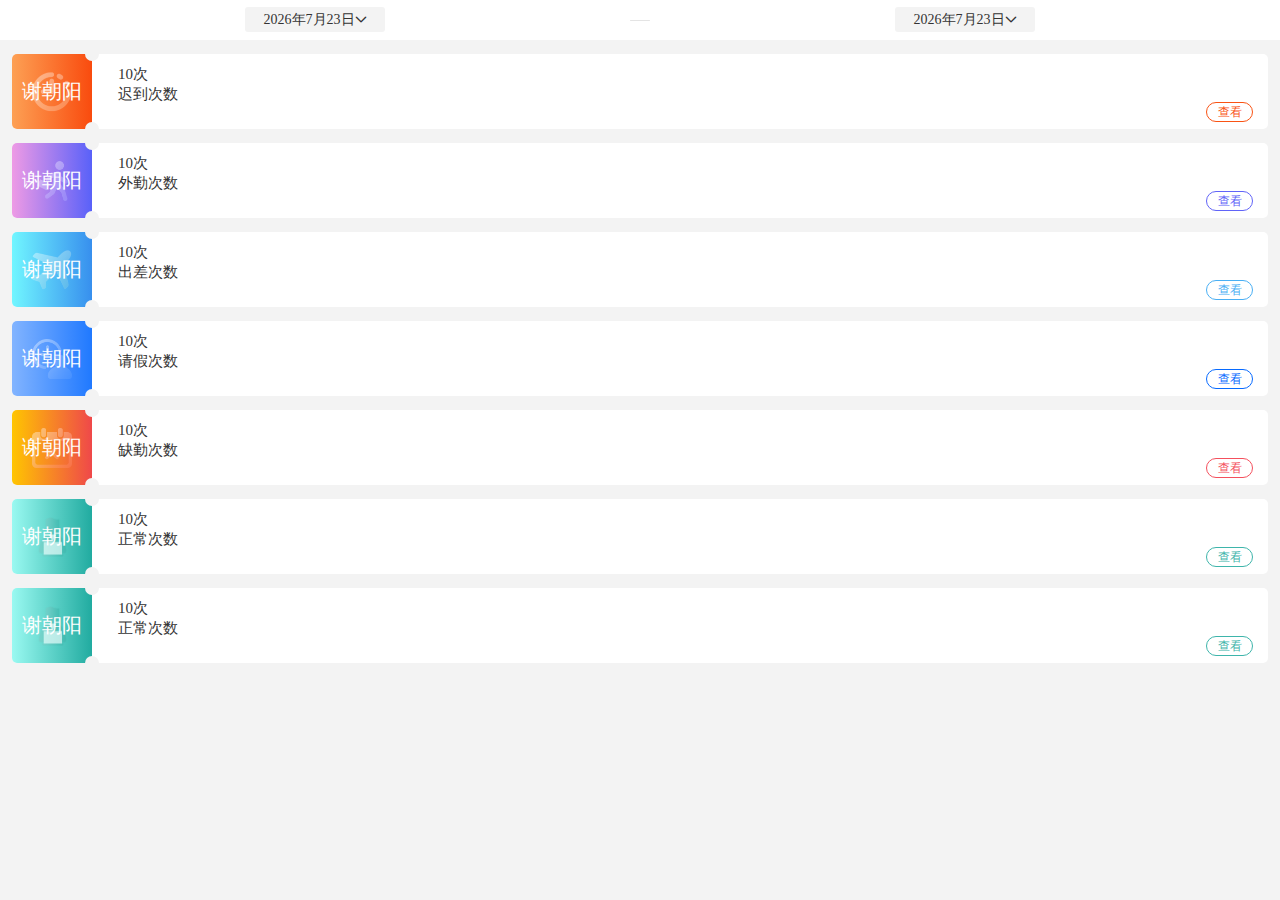
<file: jsp/attendance/attendanceDept.html>
<!DOCTYPE html>
<html>
	<head>
		<meta charset="utf-8">
		<meta name="viewport" content="width=device-width,initial-scale=1,user-scalable=0,viewport-fit=cover">
		<title>考勤-部门</title>
		<link rel="stylesheet" href="../../css/weui.css"/>
		<link rel="stylesheet" href="../../css/example.css"/>
		<link rel="stylesheet" href="../../css/iconfont/iconfont.css">
		<link rel="stylesheet" href="../../css/attendance.css">
	</head>
	<body>
		<div class="container adc-dept" id="container">
			<div class="weui-flex picker-time">
				<div class="weui-flex__item"><div class="placeholder">
					<span class="time-start" id="timeStart"><em></em><i class="iconfont icon-down1"></i></span>
				</div></div>
				<div class="dividing-line"><span></span></div>
				<div class="weui-flex__item"><div class="placeholder">
					<span class="time-end" id="timeEnd"><em></em><i class="iconfont icon-down1"></i></span>
				</div></div>
			</div>
			<div class="person-list">
				<a class="person-late" href="./attendanceRecord.html">
					<div class="weui-cell">
						<div class="weui-cell__hd">
							<span>谢朝阳</span>
						</div>
						<div class="weui-cell__bd">
							<p>10次</p>
							<p>迟到次数</p>
							<p><span class="look" href="javascript:void(0);">查看</span></p>
						</div>
					</div>
				</a>
				<a class="person-field" href="javascript:void(0);">
					<div class="weui-cell">
						<div class="weui-cell__hd">
							<span>谢朝阳</span>
						</div>
						<div class="weui-cell__bd">
							<p>10次</p>
							<p>外勤次数</p>
							<p><span class="look" href="javascript:void(0);">查看</span></p>
						</div>
					</div>
				</a>
				<a class="person-travel" href="javascript:void(0);">
					<div class="weui-cell">
						<div class="weui-cell__hd">
							<span>谢朝阳</span>
						</div>
						<div class="weui-cell__bd">
							<p>10次</p>
							<p>出差次数</p>
							<p><span class="look" href="javascript:void(0);">查看</span></p>
						</div>
					</div>
				</a>
				<a class="person-leave" href="javascript:void(0);">
					<div class="weui-cell">
						<div class="weui-cell__hd">
							<span>谢朝阳</span>
						</div>
						<div class="weui-cell__bd">
							<p>10次</p>
							<p>请假次数</p>
							<p><span class="look" href="javascript:void(0);">查看</span></p>
						</div>
					</div>
				</a>
				<a class="person-absence" href="javascript:void(0);">
					<div class="weui-cell">
						<div class="weui-cell__hd">
							<span>谢朝阳</span>
						</div>
						<div class="weui-cell__bd">
							<p>10次</p>
							<p>缺勤次数</p>
							<p><span class="look" href="javascript:void(0);">查看</span></p>
						</div>
					</div>
				</a>
				<a class="person-normal" href="javascript:void(0);">
					<div class="weui-cell">
						<div class="weui-cell__hd">
							<span>谢朝阳</span>
						</div>
						<div class="weui-cell__bd">
							<p>10次</p>
							<p>正常次数</p>
							<p><span class="look" href="javascript:void(0);">查看</span></p>
						</div>
					</div>
				</a>
				<a class="person-normal" href="javascript:void(0);">
					<div class="weui-cell">
						<div class="weui-cell__hd">
							<span>谢朝阳</span>
						</div>
						<div class="weui-cell__bd">
							<p>10次</p>
							<p>正常次数</p>
							<p><span class="look" href="javascript:void(0);">查看</span></p>
						</div>
					</div>
				</a>
			</div>
		</div>
			
	</body>
	<script src="../../js/zepto.min.js"></script>
	<script src="../../js/weui.min.js"></script>
	<script>
		$(function() {
			// 日期选择
			var today = new Date();
			var year = today.getFullYear();
			var month = today.getMonth() + 1;
			var day = today.getDate();
			var dateList = [year, month, day];
			$('#timeStart').find("em").text(year+"年"+ month +"月"+ day +"日");
			$('#timeEnd').find("em").text(year+"年"+ month +"月"+ day +"日");
			$('#timeStart').on('click', function () {
				weui.datePicker({
					start: 2000,
					end: 2200,
					defaultValue: dateList,
					onConfirm: function (result) {
						// console.log(result);
						$('#timeStart').find("em").text(result[0].label + result[1].label + result[2].label);
					}
				});
			});
			$('#timeEnd').on('click', function () {
				weui.datePicker({
					start: 2000,
					end: 2200,
					defaultValue: dateList,
					onConfirm: function (result) {
						console.log(result);
						$('#timeEnd').find("em").text(result[0].label + result[1].label + result[2].label);
					}
				});
			});
		})
	</script>
</html>
</file>
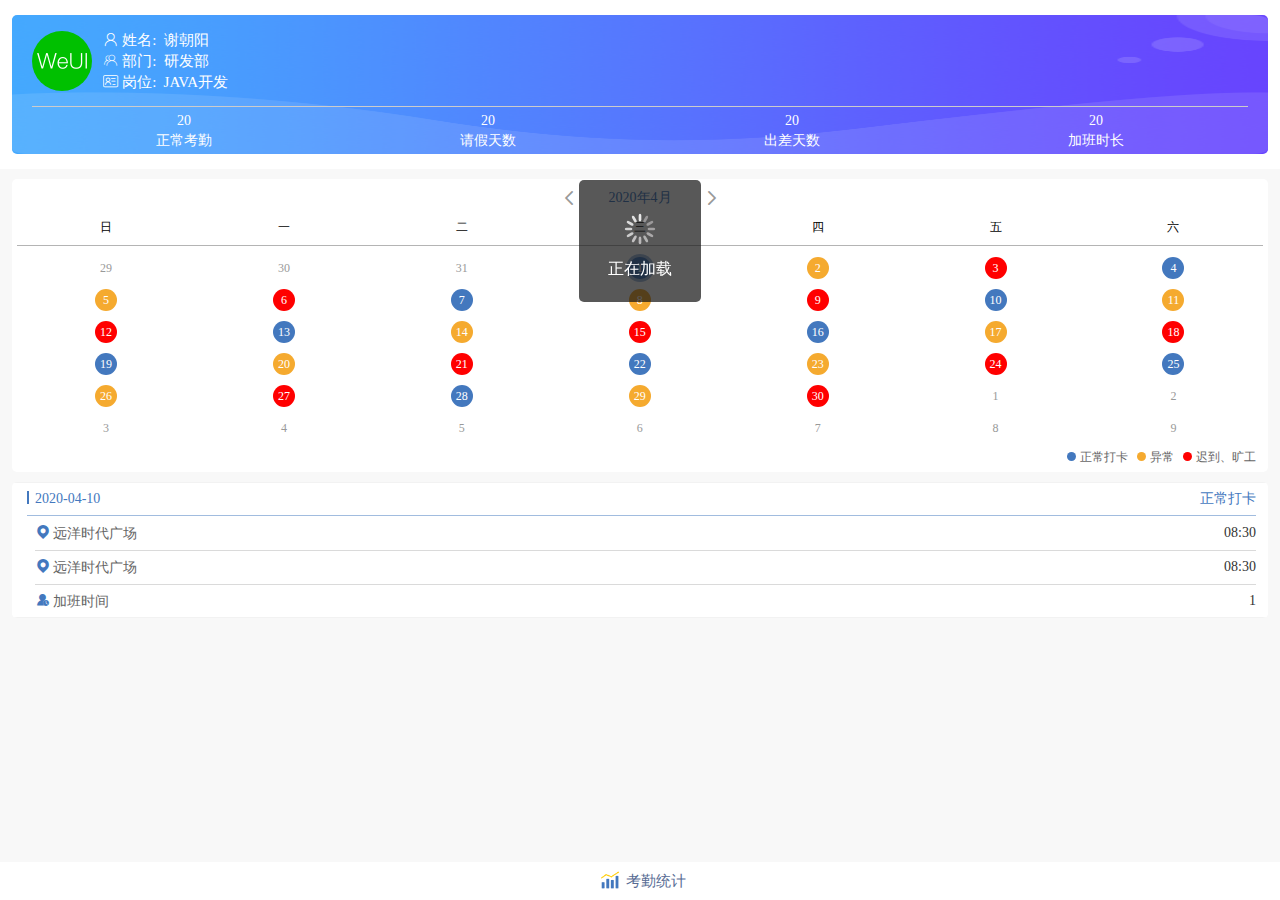
<file: jsp/attendance/attendanceDetail.html>
<!DOCTYPE html>
<html>
	<head>
		<meta charset="utf-8">
		<meta name="viewport" content="width=device-width,initial-scale=1,user-scalable=0,viewport-fit=cover">
		<title>考勤-详情</title>
		<link rel="stylesheet" href="../../css/weui.css"/>
		<link rel="stylesheet" href="../../css/example.css"/>
		<link rel="stylesheet" href="../../css/iconfont/iconfont.css">
		<link rel="stylesheet" href="../../css/attendance.css">
	</head>
	<body>
		<div class="container adc-detail" id="container">
			<div class="card-list">
				<div class="weui-panel">
					<div class="weui-panel__bd">
						<a href="javascript:void(0);" class="weui-media-box weui-media-box_appmsg">
							<div class="card-top weui-flex">
								<div class="weui-media-box__hd">
									<img class="weui-media-box__thumb" src="[data-uri]" alt="">
								</div>
								<div class="weui-media-box__bd">
									<p class="weui-media-box__desc">
										<label>
											<i class="iconfont icon-single-person"></i><span>姓名:</span>
										</label>
										<span>谢朝阳</span>
									</p>
									<p class="weui-media-box__desc">
										<label>
											<i class="iconfont icon-renyuan"></i><span>部门:</span>
										</label>
										<span>研发部</span>
									</p>
									<p class="weui-media-box__desc">
										<label>
											<i class="iconfont icon-zhengjian"></i><span>岗位:</span>
										</label>
										<span>JAVA开发</span>
									</p>
								</div>
							</div>
							<div class="card-bottom">
								<div class="weui-flex">
									<div class="weui-flex__item"><div class="placeholder">
										<div>20</div>
										<div>正常考勤</div>
									</div></div>
									<div class="weui-flex__item"><div class="placeholder">
										<div>20</div>
										<div>请假天数</div>
									</div></div>
									<div class="weui-flex__item"><div class="placeholder">
										<div>20</div>
										<div>出差天数</div>
									</div></div>
									<div class="weui-flex__item"><div class="placeholder">
										<div>20</div>
										<div>加班时长</div>
									</div></div>
								</div>
							</div>
						</a>
					</div>
				</div>
			</div>
			<div class="time-box">
				<div class="weui-flex date-top">
					<div class="weui-flex__item prev-month"><div class="placeholder"><i class="iconfont icon-fangxiang1"></i></div></div>
					<div class="time-date" data-year="2020" data-month="4">2020年4月</div>
					<div class="weui-flex__item next-month"><div class="placeholder"><i class="iconfont icon-fangxiang"></i></div></div>
				</div>
				<div class="weui-grids time-week">
					<a href="javascript:" class="weui-grid"><p class="weui-grid__label"><span>日</span></p></a>
					<a href="javascript:" class="weui-grid"><p class="weui-grid__label"><span>一</span></p></a>
					<a href="javascript:" class="weui-grid"><p class="weui-grid__label"><span>二</span></p></a>
					<a href="javascript:" class="weui-grid"><p class="weui-grid__label"><span>三</span></p></a>
					<a href="javascript:" class="weui-grid"><p class="weui-grid__label"><span>四</span></p></a>
					<a href="javascript:" class="weui-grid"><p class="weui-grid__label"><span>五</span></p></a>
					<a href="javascript:" class="weui-grid"><p class="weui-grid__label"><span>六</span></p></a>
				</div>
				<div class="weui-grids exact-date">
					<a href="javascript:" class="weui-grid prev-grid disabled">
						<p class="weui-grid__label">
							<span><em>31</em></span>
						</p>
					</a>
					<a href="javascript:" class="weui-grid">
						<p class="weui-grid__label">
							<span><em>1</em></span>
						</p>
					</a>
					<a href="javascript:" class="weui-grid">
						<p class="weui-grid__label">
							<span><em>2</em></span>
						</p>
					</a>
					<a href="javascript:" class="weui-grid bg-normal">
						<p class="weui-grid__label">
							<span><em>3</em></span>
						</p>
					</a>
					<a href="javascript:" class="weui-grid bg-abnormal">
						<p class="weui-grid__label">
							<span><em>4</em></span>
						</p>
					</a>
					<a href="javascript:" class="weui-grid bg-late">
						<p class="weui-grid__label">
							<span><em>5</em></span>
						</p>
					</a>
					<a href="javascript:" class="weui-grid current-chose">
						<p class="weui-grid__label">
							<span><em>6</em></span>
						</p>
					</a>
					<a href="javascript:" class="weui-grid">
						<p class="weui-grid__label">
							<span><em>7</em></span>
						</p>
					</a>
					<a href="javascript:" class="weui-grid next-grid disabled">
						<p class="weui-grid__label">
							<span><em>1</em></span>
						</p>
					</a>
				</div>
				<div class="explain">
					<span class="bg-normal"><em></em>正常打卡</span>
					<span class="bg-abnormal"><em></em>异常</span>
					<span class="bg-late"><em></em>迟到、旷工</span>
				</div>
			</div>
			<div class="weui-panel attendance-info">
				<div class="weui-panel__hd"><span class="chose-date">2020-04-10</span><span class="punch-clock">正常打卡</span></div>
				<div class="weui-panel__bd">
					<div class="weui-media-box weui-media-box_small-appmsg">
						<div class="weui-cells">
							<a class="weui-cell weui-cell_active weui-cell_access weui-cell_example" href="javascript:">
								<div class="weui-cell__hd"></div>
								<div class="weui-cell__bd weui-cell_primary">
									<p><i class="iconfont icon-dingweiweizhi"></i>远洋时代广场</p>
								</div>
								<span class="weui-cell__ft">08:30</span>
							</a>
							<a class="weui-cell weui-cell_active weui-cell_access weui-cell_example" href="javascript:">
								<div class="weui-cell__hd"></div>
								<div class="weui-cell__bd weui-cell_primary">
									<p><i class="iconfont icon-dingweiweizhi"></i>远洋时代广场</p>
								</div>
								<span class="weui-cell__ft">08:30</span>
							</a>
							<a class="weui-cell weui-cell_active weui-cell_access weui-cell_example" href="javascript:">
								<div class="weui-cell__hd"></div>
								<div class="weui-cell__bd weui-cell_primary">
									<p><i class="iconfont icon-jiabanxuanzhong"></i>加班时间</p>
								</div>
								<span class="weui-cell__ft">1</span>
							</a>
						</div>
					</div>
				</div>
			</div>
			
			<div class="weui-footer weui-footer_fixed-bottom">
				<p class="weui-footer__links">
					<a href="./signInStatistics.html" class="weui-footer__link"><img src="../../img/statistics.png" alt="">考勤统计</a>
				</p>
			</div>
			<div class="js_dialog" id="iosDialog2" style="opacity: 0; display: none;">
				<div class="weui-mask"></div>
				<div class="weui-dialog">
					<div class="weui-dialog__bd"></div>
				</div>
			</div>
		</div>
	</body>
	<script src="../../js/zepto.min.js"></script>
	<script src="../../js/weui.min.js"></script>
	<script>
		$(function() {
			// 初始化
			var dateStr = "2020-4-1";
			// 1-正常打卡，2-异常，3-迟到、旷工
			punchClockList = [1, 2, 3, 1, 2, 3, 1, 2, 3, 1, 2, 3, 1, 2, 3, 1, 2, 3, 1, 2, 3, 1, 2, 3, 1, 2, 3, 1, 2, 3, 1]
			renderDate(dateStr, punchClockList);
			// 上月
			$(".prev-month").on("click", function() {
				var year = +$(".time-date").data("year");
				var month = +$(".time-date").data("month");
				month -= 1;
				if(month < 1) {
					month = 12;
					year -= 1;
				}
				var dateStr = year + "-" + month + "-" + 1;
				$(".time-date").text(year+"年"+month+"月").attr({
					"data-year": year,
					"data-month": month
				});
				renderDate(dateStr, punchClockList);
			})
			// 下月
			$(".next-month").on("click", function() {
				var year = +$(".time-date").data("year");
				var month = +$(".time-date").data("month");
				month += 1;
				if(month > 12) {
					month = 1;
					year += 1;
				}
				var flag = queryLimit(year, month);
				if(flag == false) {
					$('#iosDialog2').find(".weui-dialog__bd").text("可查询最新日期为："+year+"年"+(month-1)+"月");
					$('#iosDialog2').fadeIn(200);
					setTimeout(function() {
						$('#iosDialog2').fadeOut(200);
					}, 1500)
					return;
				}
				var dateStr = year + "-" + month + "-" + 1;
				$(".time-date").text(year+"年"+month+"月").attr({
					"data-year": year,
					"data-month": month
				});
				renderDate(dateStr, punchClockList);
			})
			
			// 点击日期
			$(".exact-date").on("click", "a", function() {
				var year = +$(".time-date").data("year");
				var month = +$(".time-date").data("month");
				var day = +$(this).find("em").text().trim();
				if($(this).hasClass("disabled")) {
					return;
				}else if($(this).hasClass("prev-grid")) {
					// 上月
					month -= 1;
					if(month < 1) {
						month = 12;
						year -= 1;
					}
					var dateStr = year + "-" + month + "-" + day;
					$(".time-date").text(year+"年"+month+"月").attr({
						"data-year": year,
						"data-month": month
					});
					renderDate(dateStr, punchClockList);
				}else if($(this).hasClass("next-grid")) {
					// 下月
					month += 1;
					if(month > 12) {
						month = 1;
						year += 1;
					}
					var flag = queryLimit(year, month);
					if(flag == false) {
						$('#iosDialog2').find(".weui-dialog__bd").text("可查询最新日期为："+year+"年"+(month-1)+"月");
						$('#iosDialog2').fadeIn(200);
						setTimeout(function() {
							$('#iosDialog2').fadeOut(200);
						}, 1500)
						return;
					}
					var dateStr = year + "-" + month + "-" + day;
					$(".time-date").text(year+"年"+month+"月").attr({
						"data-year": year,
						"data-month": month
					});
					renderDate(dateStr, punchClockList);
				}else {
					$(this).addClass("current-chose").siblings().removeClass("current-chose");
				}
			})
		})
		// 月份渲染
		function renderDate(dateStr, punchClockList) {
			var loading = weui.loading('正在加载', {
			    className: 'custom-classname'
			});
			var reg = /[1-9][0-9]*/g;
			var dateArr = dateStr.match(reg);
			var year = dateArr[0];
			var month = dateArr[1] - 1;
			var day = dateArr[2]
			
			var currDate = new Date(year, month, 1);
			var currWeek = currDate.getDay();	// 当月1号星期几
			// console.log(currWeek);
			
			// 上月
			var prevList = [];	// 渲染日期数组
			currDate.setDate(0);
			var prevDay = currDate.getDate();
			var prevMonth = currDate.getMonth();
			// console.log(prevDay, currWeek);
			for(var i=currWeek-1; i>=0; i--) {
				prevList.unshift(prevDay);
				prevDay--;
			}
			// console.log(prevList);
			// 当月
			var list = [];
			currDate.setDate(1);
			currDate.setMonth(prevMonth+2);
			currDate.setDate(0);	// 当月最后一天
			var currLastDay = currDate.getDate();
			for(var i=1; i<=currLastDay; i++) {
				list.push(i);
			}
			// 下月
			var nextList = [];
			currWeek = currDate.getDay();	// 当月最后一天星期几
			// console.log(currWeek);
			var nextDay = 6 - currWeek;
			
			var week = Math.ceil((prevList.length + list.length + nextList.length)/7);
			// 极限情况下，可显示6周
			if(week<6) {
				nextDay += 7*(6-week);
			}
			for(var i=1; i<=nextDay; i++) {
				nextList.push(i);
			}
			// console.log(prevList);
			// console.log(list);
			// console.log(nextList);
			var str = "";
			$(prevList).each(function(index, item) {
				str += `<a href="javascript:" class="weui-grid prev-grid"><p class="weui-grid__label"><span><em>${item}</em></span></p></a>`;
			})
			$(list).each(function(index, item) {
				var className = (item==day? " current-chose " : "");
				if(punchClockList[index] == 1) {
					className += " bg-normal ";
				}else if(punchClockList[index] == 2) {
					className += " bg-abnormal ";
				}else if(punchClockList[index] == 3) {
					className += " bg-late ";
				}
				str += `<a href="javascript:" class="weui-grid ${className}"><p class="weui-grid__label"><span><em>${item}</em></span></p></a>`;
			})
			$(nextList).each(function(index, item) {
				str += `<a href="javascript:" class="weui-grid next-grid"><p class="weui-grid__label"><span><em>${item}</em></span></p></a>`;
			})
			$(".exact-date").empty().append(str);
			loading.hide(function() {
				 // console.log('`loading` has been hidden');
			 });
		}
		// 查询限制
		function queryLimit(year, month) {
			var nowDate = new Date();
			var nowYear = nowDate.getFullYear();
			var nowMonth = nowDate.getMonth() + 1;
			if(year > nowYear) {
				return false;
			}else if(year < nowYear) {
				return true;
			}else {
				if(+month < nowMonth) {
					return true;
				}else {
					return false;
				}
			}
		}
	</script>
</html>
</file>
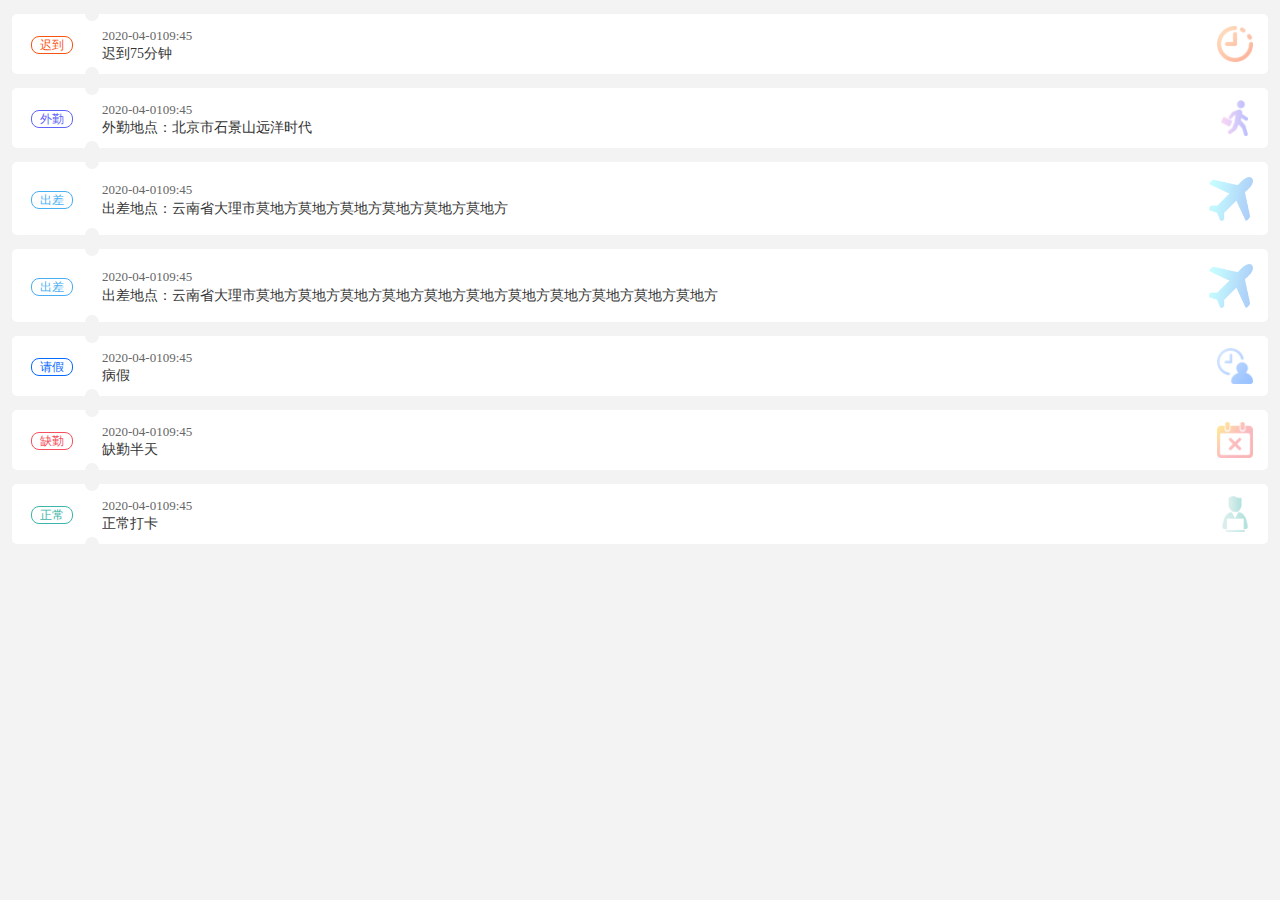
<file: jsp/attendance/attendanceRecord.html>
<!DOCTYPE html>
<html>
	<head>
		<meta charset="utf-8">
		<meta name="viewport" content="width=device-width,initial-scale=1,user-scalable=0,viewport-fit=cover">
		<title>考勤-记录</title>
		<link rel="stylesheet" href="../../css/weui.css"/>
		<link rel="stylesheet" href="../../css/example.css"/>
		<link rel="stylesheet" href="../../css/iconfont/iconfont.css">
		<link rel="stylesheet" href="../../css/attendance.css">
		<!-- <style>
			.adc-record.container {
				padding: 0 12px;
				background: #F3F3F3;
			}
			.adc-record .record-list .record-item {
				margin: 14px 0 0;
				width: 100%;
				height: 60px;
				background: #fff;
				box-sizing: border-box;
				border-radius: 5px;
				overflow: hidden;
			}
			.adc-record .weui-cell {
				padding: 0;
				width: 100%;
				height: 100%;
				position: relative;
			}
			.adc-record .weui-cell:after {
				content: "";
				position: absolute;
				top: 0;
				bottom: 0;
				left: 0;
				right: 0;
				opacity: 0.4;
			}
			.adc-record .record-list .weui-cell__hd {
				width: 80px;
				height: 100%;
				line-height: 60px;
				text-align: center;
				position: relative;
			}
			.adc-record .weui-cell__hd:before {
				content: "";
				position: absolute;
				top: -7px;
				right: -7px;
				width: 14px;
				height: 14px;
				background: #F3F3F3;
				border-radius: 50%;
			}
			.adc-record .weui-cell__hd:after {
				content: "";
				position: absolute;
				bottom: -7px;
				right: -7px;
				width: 14px;
				height: 14px;
				background: #F3F3F3;
				border-radius: 50%;
			}
			.adc-record .record-list .weui-cell__bd {
				padding: 0 20px 0 10px;
			}
			.adc-record .record-tag {
				display: inline-block;
				width: 40px;
				height: 16px;
				line-height: 16px;
				text-align: center;
				font-size: 12px;
				border: 1px solid #ccc;
				border-radius: 8px;
			}
			.adc-record .record-normal .weui-cell:after {
				background: url(../../img/normal.png) no-repeat right 20px center/ auto 60%;
			}
			.adc-record .record-normal .record-tag {
				color: #3EB5AB;
				border-color: #3EB5AB;
			}
			.adc-record .record-late .weui-cell:after {
				background: url(../../img/late.png) no-repeat right 15px center/ auto 60%;
			}
			.adc-record .record-late .record-tag {
				color: #F95314;
				border-color: #F95314;
			}
			.adc-record .record-leave .weui-cell:after {
				background: url(../../img/leave.png) no-repeat right 15px center/ auto 60%;
			}
			.adc-record .record-leave .record-tag {
				color: #076AFF;
				border-color: #076AFF;
			}
			.adc-record .record-field .weui-cell:after {
				background: url(../../img/field.png) no-repeat right 20px center/ auto 60%;
			}
			.adc-record .record-field .record-tag {
				color: #6164F8;
				border-color: #6164F8;
			}
			.adc-record .record-list .record-travel {
				height: 73px;
			}
			.adc-record .record-travel .weui-cell__hd {
				line-height: 73px;
			}
			.adc-record .record-travel .weui-cell:after {
				background: url(../../img/travel.png) no-repeat right 15px center/ auto 60%;
			}
			.adc-record .record-travel .record-tag {
				color: #49AFF4;
				border-color: #49AFF4;
			}
			.adc-record .record-absence .weui-cell:after {
				background: url(../../img/absence.png) no-repeat right 15px center/ auto 60%;
			}
			.adc-record .record-absence .record-tag {
				color: #F4505D;
				border-color: #F4505D;
			}
			.adc-record .record-list .weui-cell__bd .record-time {
				font-size: 13px;
				color: #666;
			}
			.adc-record .record-list .weui-cell__bd .record-text {
				font-size: 14px;
				line-height: 16px;
				color: #333;
				overflow: hidden;
				text-overflow: ellipsis;
				display: -webkit-box;
				-webkit-box-orient: vertical;
				-webkit-line-clamp: 2;
			}
		</style> -->
	</head>
	<body>
		<div class="container adc-record" id="container">
			<div class="record-list">
				<div class="record-item record-late">
					<div class="weui-cell weui-cell_active">
						<div class="weui-cell__hd">
							<span class="record-tag">迟到</span>
						</div>
						<div class="weui-cell__bd">
							<div class="record-time"><span>2020-04-01</span><span>09:45</span></div>
							<div class="record-text">迟到75分钟</div>
						</div>
					</div>
				</div>
				<div class="record-item record-field">
					<div class="weui-cell weui-cell_active">
						<div class="weui-cell__hd">
							<span class="record-tag">外勤</span>
						</div>
						<div class="weui-cell__bd">
							<div class="record-time"><span>2020-04-01</span><span>09:45</span></div>
							<div class="record-text">外勤地点：北京市石景山远洋时代</div>
						</div>
					</div>
				</div>
				<div class="record-item record-travel">
					<div class="weui-cell weui-cell_active">
						<div class="weui-cell__hd">
							<span class="record-tag">出差</span>
						</div>
						<div class="weui-cell__bd">
							<div class="record-time"><span>2020-04-01</span><span>09:45</span></div>
							<div class="record-text">出差地点：云南省大理市莫地方莫地方莫地方莫地方莫地方莫地方</div>
						</div>
					</div>
				</div>
				<div class="record-item record-travel">
					<div class="weui-cell weui-cell_active">
						<div class="weui-cell__hd">
							<span class="record-tag">出差</span>
						</div>
						<div class="weui-cell__bd">
							<div class="record-time"><span>2020-04-01</span><span>09:45</span></div>
							<div class="record-text">出差地点：云南省大理市莫地方莫地方莫地方莫地方莫地方莫地方莫地方莫地方莫地方莫地方莫地方</div>
						</div>
					</div>
				</div>
				<div class="record-item record-leave">
					<div class="weui-cell weui-cell_active">
						<div class="weui-cell__hd">
							<span class="record-tag">请假</span>
						</div>
						<div class="weui-cell__bd">
							<div class="record-time"><span>2020-04-01</span><span>09:45</span></div>
							<div class="record-text">病假</div>
						</div>
					</div>
				</div>
				<div class="record-item record-absence">
					<div class="weui-cell weui-cell_active">
						<div class="weui-cell__hd">
							<span class="record-tag">缺勤</span>
						</div>
						<div class="weui-cell__bd">
							<div class="record-time"><span>2020-04-01</span><span>09:45</span></div>
							<div class="record-text">缺勤半天</div>
						</div>
					</div>
				</div>
				<div class="record-item record-normal">
					<div class="weui-cell weui-cell_active">
						<div class="weui-cell__hd">
							<span class="record-tag">正常</span>
						</div>
						<div class="weui-cell__bd">
							<div class="record-time"><span>2020-04-01</span><span>09:45</span></div>
							<div class="record-text">正常打卡</div>
						</div>
					</div>
				</div>
				
			</div>
		</div>
	</body>
	<script src="../../js/zepto.min.js"></script>
	<script src="../../js/weui.min.js"></script>
	<script>
		
	</script>
</html>
</file>
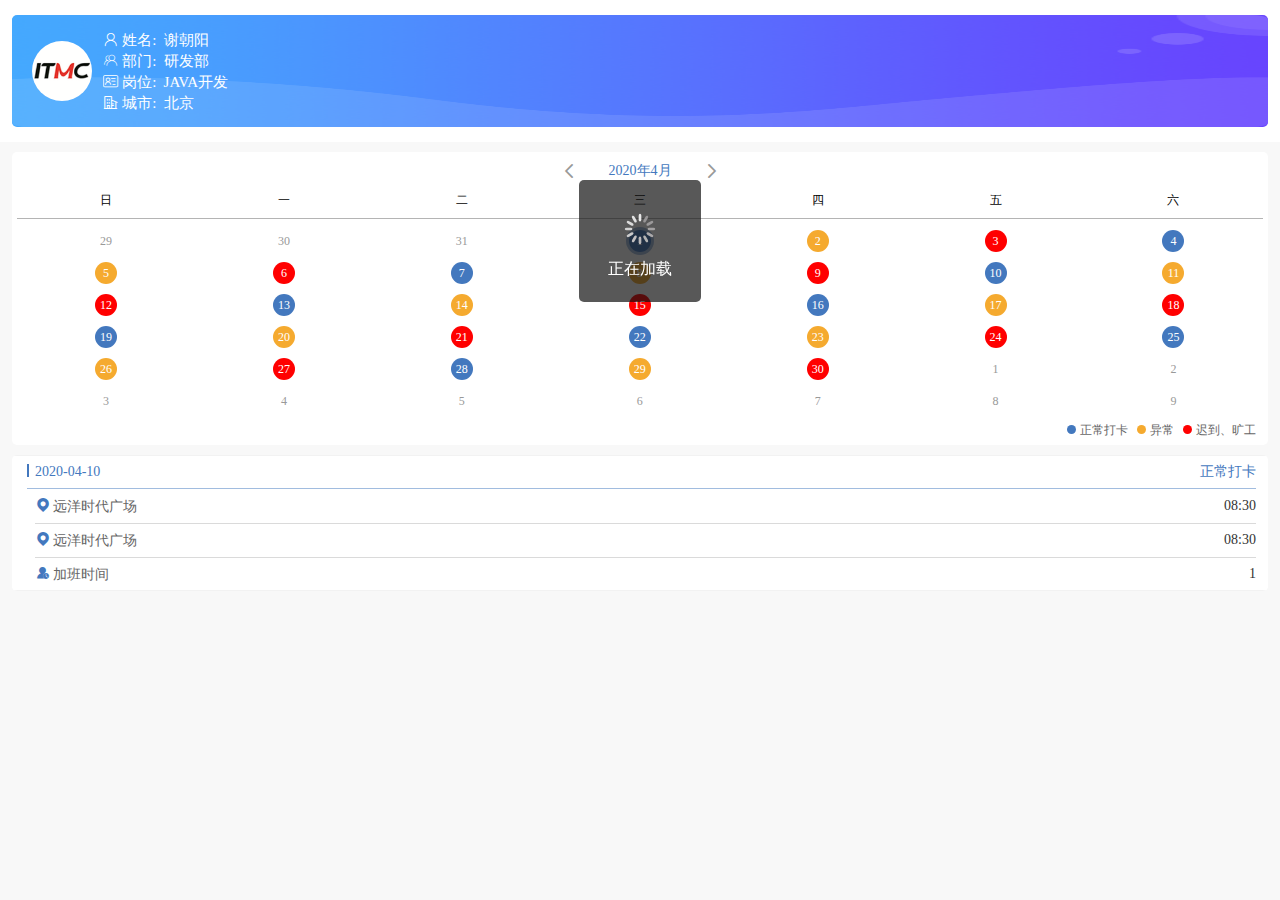
<file: jsp/attendance/attendanceStatistics.html>
<!DOCTYPE html>
<html>
	<head>
		<meta charset="utf-8">
		<meta name="viewport" content="width=device-width,initial-scale=1,user-scalable=0,viewport-fit=cover">
		<title>考勤-统计</title>
		<link rel="stylesheet" href="../../css/weui.css"/>
		<link rel="stylesheet" href="../../css/example.css"/>
		<link rel="stylesheet" href="../../css/iconfont/iconfont.css">
		<link rel="stylesheet" href="../../css/attendance.css">
	</head>
	<body>
		<div class="container adc-detail adc-statistics" id="container">
			<div class="card-list">
				<div class="weui-panel">
					<div class="weui-panel__bd">
						<a href="javascript:void(0);" class="weui-media-box weui-media-box_appmsg">
							<div class="card-top weui-flex">
								<div class="weui-media-box__hd">
									<img class="weui-media-box__thumb" src="../../img/itmc.png" alt="">
								</div>
								<div class="weui-media-box__bd">
									<p class="weui-media-box__desc">
										<label>
											<i class="iconfont icon-single-person"></i><span>姓名:</span>
										</label>
										<span>谢朝阳</span>
									</p>
									<p class="weui-media-box__desc">
										<label>
											<i class="iconfont icon-renyuan"></i><span>部门:</span>
										</label>
										<span>研发部</span>
									</p>
									<p class="weui-media-box__desc">
										<label>
											<i class="iconfont icon-zhengjian"></i><span>岗位:</span>
										</label>
										<span>JAVA开发</span>
									</p>
									<p class="weui-media-box__desc">
										<label>
											<i class="iconfont icon-chengshi1"></i><span>城市:</span>
										</label>
										<span>北京</span>
									</p>
								</div>
							</div>
						</a>
					</div>
				</div>
			</div>
			<div class="time-box">
				<div class="weui-flex date-top">
					<div class="weui-flex__item prev-month"><div class="placeholder"><i class="iconfont icon-fangxiang1"></i></div></div>
					<div class="time-date" data-year="2020" data-month="4">2020年4月</div>
					<div class="weui-flex__item next-month"><div class="placeholder"><i class="iconfont icon-fangxiang"></i></div></div>
				</div>
				<div class="weui-grids time-week">
					<a href="javascript:" class="weui-grid"><p class="weui-grid__label"><span>日</span></p></a>
					<a href="javascript:" class="weui-grid"><p class="weui-grid__label"><span>一</span></p></a>
					<a href="javascript:" class="weui-grid"><p class="weui-grid__label"><span>二</span></p></a>
					<a href="javascript:" class="weui-grid"><p class="weui-grid__label"><span>三</span></p></a>
					<a href="javascript:" class="weui-grid"><p class="weui-grid__label"><span>四</span></p></a>
					<a href="javascript:" class="weui-grid"><p class="weui-grid__label"><span>五</span></p></a>
					<a href="javascript:" class="weui-grid"><p class="weui-grid__label"><span>六</span></p></a>
				</div>
				<div class="weui-grids exact-date">
					<a href="javascript:" class="weui-grid prev-grid disabled">
						<p class="weui-grid__label">
							<span><em>31</em></span>
						</p>
					</a>
					<a href="javascript:" class="weui-grid">
						<p class="weui-grid__label">
							<span><em>1</em></span>
						</p>
					</a>
					<a href="javascript:" class="weui-grid">
						<p class="weui-grid__label">
							<span><em>2</em></span>
						</p>
					</a>
					<a href="javascript:" class="weui-grid bg-normal">
						<p class="weui-grid__label">
							<span><em>3</em></span>
						</p>
					</a>
					<a href="javascript:" class="weui-grid bg-abnormal">
						<p class="weui-grid__label">
							<span><em>4</em></span>
						</p>
					</a>
					<a href="javascript:" class="weui-grid bg-late">
						<p class="weui-grid__label">
							<span><em>5</em></span>
						</p>
					</a>
					<a href="javascript:" class="weui-grid current-chose">
						<p class="weui-grid__label">
							<span><em>6</em></span>
						</p>
					</a>
					<a href="javascript:" class="weui-grid">
						<p class="weui-grid__label">
							<span><em>7</em></span>
						</p>
					</a>
					<a href="javascript:" class="weui-grid next-grid disabled">
						<p class="weui-grid__label">
							<span><em>1</em></span>
						</p>
					</a>
				</div>
				<div class="explain">
					<span class="bg-normal"><em></em>正常打卡</span>
					<span class="bg-abnormal"><em></em>异常</span>
					<span class="bg-late"><em></em>迟到、旷工</span>
				</div>
			</div>
			<div class="weui-panel attendance-info">
				<div class="weui-panel__hd"><span class="chose-date">2020-04-10</span><span class="punch-clock">正常打卡</span></div>
				<div class="weui-panel__bd">
					<div class="weui-media-box weui-media-box_small-appmsg">
						<div class="weui-cells">
							<a class="weui-cell weui-cell_active weui-cell_access weui-cell_example" href="javascript:">
								<div class="weui-cell__hd"></div>
								<div class="weui-cell__bd weui-cell_primary">
									<p><i class="iconfont icon-dingweiweizhi"></i>远洋时代广场</p>
								</div>
								<span class="weui-cell__ft">08:30</span>
							</a>
							<a class="weui-cell weui-cell_active weui-cell_access weui-cell_example" href="javascript:">
								<div class="weui-cell__hd"></div>
								<div class="weui-cell__bd weui-cell_primary">
									<p><i class="iconfont icon-dingweiweizhi"></i>远洋时代广场</p>
								</div>
								<span class="weui-cell__ft">08:30</span>
							</a>
							<a class="weui-cell weui-cell_active weui-cell_access weui-cell_example" href="javascript:">
								<div class="weui-cell__hd"></div>
								<div class="weui-cell__bd weui-cell_primary">
									<p><i class="iconfont icon-jiabanxuanzhong"></i>加班时间</p>
								</div>
								<span class="weui-cell__ft">1</span>
							</a>
						</div>
					</div>
				</div>
			</div>
			<div class="js_dialog" id="iosDialog2" style="opacity: 0; display: none;">
				<div class="weui-mask"></div>
				<div class="weui-dialog">
					<div class="weui-dialog__bd"></div>
				</div>
			</div>
		</div>
	</body>
	<script src="../../js/zepto.min.js"></script>
	<script src="../../js/weui.min.js"></script>
	<script>
		$(function() {
			// 初始化
			var dateStr = "2020-4-1";
			// 1-正常打卡，2-异常，3-迟到、旷工
			punchClockList = [1, 2, 3, 1, 2, 3, 1, 2, 3, 1, 2, 3, 1, 2, 3, 1, 2, 3, 1, 2, 3, 1, 2, 3, 1, 2, 3, 1, 2, 3, 1]
			renderDate(dateStr, punchClockList);
			// 上月
			$(".prev-month").on("click", function() {
				var year = +$(".time-date").data("year");
				var month = +$(".time-date").data("month");
				month -= 1;
				if(month < 1) {
					month = 12;
					year -= 1;
				}
				var dateStr = year + "-" + month + "-" + 1;
				$(".time-date").text(year+"年"+month+"月").attr({
					"data-year": year,
					"data-month": month
				});
				renderDate(dateStr, punchClockList);
			})
			// 下月
			$(".next-month").on("click", function() {
				var year = +$(".time-date").data("year");
				var month = +$(".time-date").data("month");
				month += 1;
				if(month > 12) {
					month = 1;
					year += 1;
				}
				var flag = queryLimit(year, month);
				if(flag == false) {
					$('#iosDialog2').find(".weui-dialog__bd").text("可查询最新日期为："+year+"年"+(month-1)+"月");
					$('#iosDialog2').fadeIn(200);
					setTimeout(function() {
						$('#iosDialog2').fadeOut(200);
					}, 1500)
					return;
				}
				var dateStr = year + "-" + month + "-" + 1;
				$(".time-date").text(year+"年"+month+"月").attr({
					"data-year": year,
					"data-month": month
				});
				renderDate(dateStr, punchClockList);
			})
			
			// 点击日期
			$(".exact-date").on("click", "a", function() {
				var year = +$(".time-date").data("year");
				var month = +$(".time-date").data("month");
				var day = +$(this).find("em").text().trim();
				if($(this).hasClass("disabled")) {
					return;
				}else if($(this).hasClass("prev-grid")) {
					// 上月
					month -= 1;
					if(month < 1) {
						month = 12;
						year -= 1;
					}
					var dateStr = year + "-" + month + "-" + day;
					$(".time-date").text(year+"年"+month+"月").attr({
						"data-year": year,
						"data-month": month
					});
					renderDate(dateStr, punchClockList);
				}else if($(this).hasClass("next-grid")) {
					// 下月
					month += 1;
					if(month > 12) {
						month = 1;
						year += 1;
					}
					var flag = queryLimit(year, month);
					if(flag == false) {
						$('#iosDialog2').find(".weui-dialog__bd").text("可查询最新日期为："+year+"年"+(month-1)+"月");
						$('#iosDialog2').fadeIn(200);
						setTimeout(function() {
							$('#iosDialog2').fadeOut(200);
						}, 1500)
						return;
					}
					var dateStr = year + "-" + month + "-" + day;
					$(".time-date").text(year+"年"+month+"月").attr({
						"data-year": year,
						"data-month": month
					});
					renderDate(dateStr, punchClockList);
				}else {
					$(this).addClass("current-chose").siblings().removeClass("current-chose");
				}
			})
		})
		// 月份渲染
		function renderDate(dateStr, punchClockList) {
			var loading = weui.loading('正在加载', {
			    className: 'custom-classname'
			});
			var reg = /[1-9][0-9]*/g;
			var dateArr = dateStr.match(reg);
			var year = dateArr[0];
			var month = dateArr[1] - 1;
			var day = dateArr[2]
			
			var currDate = new Date(year, month, 1);
			var currWeek = currDate.getDay();	// 当月1号星期几
			// console.log(currWeek);
			
			// 上月
			var prevList = [];	// 渲染日期数组
			currDate.setDate(0);
			var prevDay = currDate.getDate();
			var prevMonth = currDate.getMonth();
			// console.log(prevDay, currWeek);
			for(var i=currWeek-1; i>=0; i--) {
				prevList.unshift(prevDay);
				prevDay--;
			}
			// console.log(prevList);
			// 当月
			var list = [];
			currDate.setDate(1);
			currDate.setMonth(prevMonth+2);
			currDate.setDate(0);	// 当月最后一天
			var currLastDay = currDate.getDate();
			for(var i=1; i<=currLastDay; i++) {
				list.push(i);
			}
			// 下月
			var nextList = [];
			currWeek = currDate.getDay();	// 当月最后一天星期几
			// console.log(currWeek);
			var nextDay = 6 - currWeek;
			
			var week = Math.ceil((prevList.length + list.length + nextList.length)/7);
			// 极限情况下，可显示6周
			if(week<6) {
				nextDay += 7*(6-week);
			}
			for(var i=1; i<=nextDay; i++) {
				nextList.push(i);
			}
			// console.log(prevList);
			// console.log(list);
			// console.log(nextList);
			var str = "";
			$(prevList).each(function(index, item) {
				str += `<a href="javascript:" class="weui-grid prev-grid"><p class="weui-grid__label"><span><em>${item}</em></span></p></a>`;
			})
			$(list).each(function(index, item) {
				var className = (item==day? " current-chose " : "");
				if(punchClockList[index] == 1) {
					className += " bg-normal ";
				}else if(punchClockList[index] == 2) {
					className += " bg-abnormal ";
				}else if(punchClockList[index] == 3) {
					className += " bg-late ";
				}
				str += `<a href="javascript:" class="weui-grid ${className}"><p class="weui-grid__label"><span><em>${item}</em></span></p></a>`;
			})
			$(nextList).each(function(index, item) {
				str += `<a href="javascript:" class="weui-grid next-grid"><p class="weui-grid__label"><span><em>${item}</em></span></p></a>`;
			})
			$(".exact-date").empty().append(str);
			loading.hide(function() {
				 // console.log('`loading` has been hidden');
			 });
		}
		// 查询限制
		function queryLimit(year, month) {
			var nowDate = new Date();
			var nowYear = nowDate.getFullYear();
			var nowMonth = nowDate.getMonth() + 1;
			if(year > nowYear) {
				return false;
			}else if(year < nowYear) {
				return true;
			}else {
				if(+month < nowMonth) {
					return true;
				}else {
					return false;
				}
			}
		}
	</script>
</html>
</file>
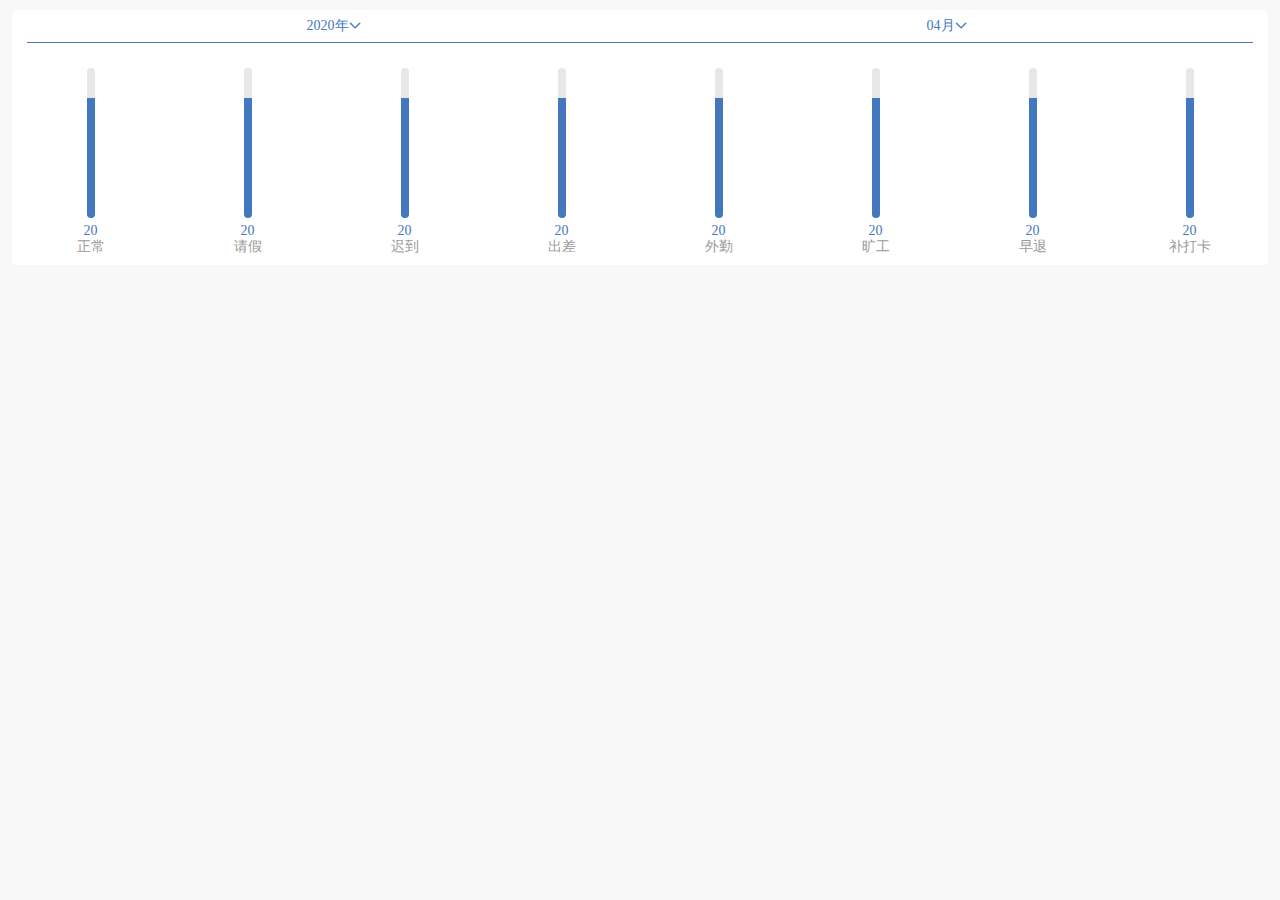
<file: jsp/attendance/signInStatistics.html>
<!DOCTYPE html>
<html>
	<head>
		<meta charset="utf-8">
		<meta name="viewport" content="width=device-width,initial-scale=1,user-scalable=0,viewport-fit=cover">
		<title>考勤-签到统计</title>
		<link rel="stylesheet" href="../../css/weui.css"/>
		<link rel="stylesheet" href="../../css/example.css"/>
		<link rel="stylesheet" href="../../css/iconfont/iconfont.css">
		<link rel="stylesheet" href="../../css/attendance.css">
	</head>
	<body>
		<div class="container adc-sigin-in" id="container">
			<div class="statistics-card">
				<div class="weui-flex">
					<div class="weui-flex__item" id="choseYear"><div class="placeholder"><span>2020年</span><i class="iconfont icon-down1"></i></div></div>
					<div class="weui-flex__item" id="choseMonth"><div class="placeholder"><span>04月</span><i class="iconfont icon-down1"></i></div></div>
				</div>
				<div class="page__bd page__bd_spacing">
					<div class="weui-progress">
						<div class="weui-progress__bar">
							<div class="weui-progress__inner-bar js_progress" style="height: 80%;"></div>
						</div>
						<div class="num">20</div>
						<div class="text">正常</div>
					</div>
					<div class="weui-progress">
						<div class="weui-progress__bar">
							<div class="weui-progress__inner-bar js_progress" style="height: 80%;"></div>
						</div>
						<div class="num">20</div>
						<div class="text">请假</div>
					</div>
					<div class="weui-progress">
						<div class="weui-progress__bar">
							<div class="weui-progress__inner-bar js_progress" style="height: 80%;"></div>
						</div>
						<div class="num">20</div>
						<div class="text">迟到</div>
					</div>
					<div class="weui-progress">
						<div class="weui-progress__bar">
							<div class="weui-progress__inner-bar js_progress" style="height: 80%;"></div>
						</div>
						<div class="num">20</div>
						<div class="text">出差</div>
					</div>
					<div class="weui-progress">
						<div class="weui-progress__bar">
							<div class="weui-progress__inner-bar js_progress" style="height: 80%;"></div>
						</div>
						<div class="num">20</div>
						<div class="text">外勤</div>
					</div>
					<div class="weui-progress">
						<div class="weui-progress__bar">
							<div class="weui-progress__inner-bar js_progress" style="height: 80%;"></div>
						</div>
						<div class="num">20</div>
						<div class="text">旷工</div>
					</div>
					<div class="weui-progress">
						<div class="weui-progress__bar">
							<div class="weui-progress__inner-bar js_progress" style="height: 80%;"></div>
						</div>
						<div class="num">20</div>
						<div class="text">早退</div>
					</div>
					<div class="weui-progress">
						<div class="weui-progress__bar">
							<div class="weui-progress__inner-bar js_progress" style="height: 80%;"></div>
						</div>
						<div class="num">20</div>
						<div class="text">补打卡</div>
					</div>
					
					
				</div>
				
			</div>
		</div>
	</body>
	<script src="../../js/zepto.min.js"></script>
	<script src="../../js/weui.min.js"></script>
	<script>
		$("#choseYear").on("click", function() {
			var currDate = new Date();
			var year = currDate.getFullYear();
			var defaultYear = year;
			weui.picker([
			{
				label: year+'年',
				value: year,
			},
			{
				label: (year-1)+'年',
				value: year-1
			},
			{
				label: (year-2)+'年',
				value: year-2
			},
			{
				label: (year-3)+'年',
				value: year-3
			},
			{
				label: (year-4)+'年',
				value: year-4
			}
			], {
			   className: 'custom-classname',
			   container: 'body',
			   defaultValue: [defaultYear],
			   onConfirm: function (result) {
				   console.log(result)
				   $("#choseYear span").text(result[0].label);
			   }
			});
		})
		$("#choseMonth").on("click", function() {
			var defaultMonth = 1;
			weui.picker([
			{
				label: '01月',
				value: 1,
			},
			{
				label: '02月',
				value: 2,
			},
			{
				label: '03月',
				value: 3,
			},
			{
				label: '04月',
				value: 4,
			},
			{
				label: '05月',
				value: 5,
			},
			{
				label: '06月',
				value: 6,
			},
			{
				label: '07月',
				value: 7,
			},
			{
				label: '08月',
				value: 8,
			},
			{
				label: '09月',
				value: 9,
			},
			{
				label: '10月',
				value: 10,
			},
			{
				label: '11月',
				value: 11,
			},
			{
				label: '12月',
				value: 12,
			}
			], {
			   className: 'custom-classname',
			   container: 'body',
			   defaultValue: [defaultMonth],
			   onConfirm: function (result) {
				   console.log(result)
				   $("#choseMonth span").text(result[0].label);
			   }
			});
		})
	</script>
</html>
</file>
<file: css/iconfont/demo.css>
/* Logo 字体 */
@font-face {
  font-family: "iconfont logo";
  src: url('https://at.alicdn.com/t/font_985780_km7mi63cihi.eot?t=1545807318834');
  src: url('https://at.alicdn.com/t/font_985780_km7mi63cihi.eot?t=1545807318834#iefix') format('embedded-opentype'),
    url('https://at.alicdn.com/t/font_985780_km7mi63cihi.woff?t=1545807318834') format('woff'),
    url('https://at.alicdn.com/t/font_985780_km7mi63cihi.ttf?t=1545807318834') format('truetype'),
    url('https://at.alicdn.com/t/font_985780_km7mi63cihi.svg?t=1545807318834#iconfont') format('svg');
}

.logo {
  font-family: "iconfont logo";
  font-size: 160px;
  font-style: normal;
  -webkit-font-smoothing: antialiased;
  -moz-osx-font-smoothing: grayscale;
}

/* tabs */
.nav-tabs {
  position: relative;
}

.nav-tabs .nav-more {
  position: absolute;
  right: 0;
  bottom: 0;
  height: 42px;
  line-height: 42px;
  color: #666;
}

#tabs {
  border-bottom: 1px solid #eee;
}

#tabs li {
  cursor: pointer;
  width: 100px;
  height: 40px;
  line-height: 40px;
  text-align: center;
  font-size: 16px;
  border-bottom: 2px solid transparent;
  position: relative;
  z-index: 1;
  margin-bottom: -1px;
  color: #666;
}


#tabs .active {
  border-bottom-color: #f00;
  color: #222;
}

.tab-container .content {
  display: none;
}

/* 页面布局 */
.main {
  padding: 30px 100px;
  width: 960px;
  margin: 0 auto;
}

.main .logo {
  color: #333;
  text-align: left;
  margin-bottom: 30px;
  line-height: 1;
  height: 110px;
  margin-top: -50px;
  overflow: hidden;
  *zoom: 1;
}

.main .logo a {
  font-size: 160px;
  color: #333;
}

.helps {
  margin-top: 40px;
}

.helps pre {
  padding: 20px;
  margin: 10px 0;
  border: solid 1px #e7e1cd;
  background-color: #fffdef;
  overflow: auto;
}

.icon_lists {
  width: 100% !important;
  overflow: hidden;
  *zoom: 1;
}

.icon_lists li {
  width: 100px;
  margin-bottom: 10px;
  margin-right: 20px;
  text-align: center;
  list-style: none !important;
  cursor: default;
}

.icon_lists li .code-name {
  line-height: 1.2;
}

.icon_lists .icon {
  display: block;
  height: 100px;
  line-height: 100px;
  font-size: 42px;
  margin: 10px auto;
  color: #333;
  -webkit-transition: font-size 0.25s linear, width 0.25s linear;
  -moz-transition: font-size 0.25s linear, width 0.25s linear;
  transition: font-size 0.25s linear, width 0.25s linear;
}

.icon_lists .icon:hover {
  font-size: 100px;
}

.icon_lists .svg-icon {
  /* 通过设置 font-size 来改变图标大小 */
  width: 1em;
  /* 图标和文字相邻时，垂直对齐 */
  vertical-align: -0.15em;
  /* 通过设置 color 来改变 SVG 的颜色/fill */
  fill: currentColor;
  /* path 和 stroke 溢出 viewBox 部分在 IE 下会显示
      normalize.css 中也包含这行 */
  overflow: hidden;
}

.icon_lists li .name,
.icon_lists li .code-name {
  color: #666;
}

/* markdown 样式 */
.markdown {
  color: #666;
  font-size: 14px;
  line-height: 1.8;
}

.highlight {
  line-height: 1.5;
}

.markdown img {
  vertical-align: middle;
  max-width: 100%;
}

.markdown h1 {
  color: #404040;
  font-weight: 500;
  line-height: 40px;
  margin-bottom: 24px;
}

.markdown h2,
.markdown h3,
.markdown h4,
.markdown h5,
.markdown h6 {
  color: #404040;
  margin: 1.6em 0 0.6em 0;
  font-weight: 500;
  clear: both;
}

.markdown h1 {
  font-size: 28px;
}

.markdown h2 {
  font-size: 22px;
}

.markdown h3 {
  font-size: 16px;
}

.markdown h4 {
  font-size: 14px;
}

.markdown h5 {
  font-size: 12px;
}

.markdown h6 {
  font-size: 12px;
}

.markdown hr {
  height: 1px;
  border: 0;
  background: #e9e9e9;
  margin: 16px 0;
  clear: both;
}

.markdown p {
  margin: 1em 0;
}

.markdown>p,
.markdown>blockquote,
.markdown>.highlight,
.markdown>ol,
.markdown>ul {
  width: 80%;
}

.markdown ul>li {
  list-style: circle;
}

.markdown>ul li,
.markdown blockquote ul>li {
  margin-left: 20px;
  padding-left: 4px;
}

.markdown>ul li p,
.markdown>ol li p {
  margin: 0.6em 0;
}

.markdown ol>li {
  list-style: decimal;
}

.markdown>ol li,
.markdown blockquote ol>li {
  margin-left: 20px;
  padding-left: 4px;
}

.markdown code {
  margin: 0 3px;
  padding: 0 5px;
  background: #eee;
  border-radius: 3px;
}

.markdown strong,
.markdown b {
  font-weight: 600;
}

.markdown>table {
  border-collapse: collapse;
  border-spacing: 0px;
  empty-cells: show;
  border: 1px solid #e9e9e9;
  width: 95%;
  margin-bottom: 24px;
}

.markdown>table th {
  white-space: nowrap;
  color: #333;
  font-weight: 600;
}

.markdown>table th,
.markdown>table td {
  border: 1px solid #e9e9e9;
  padding: 8px 16px;
  text-align: left;
}

.markdown>table th {
  background: #F7F7F7;
}

.markdown blockquote {
  font-size: 90%;
  color: #999;
  border-left: 4px solid #e9e9e9;
  padding-left: 0.8em;
  margin: 1em 0;
}

.markdown blockquote p {
  margin: 0;
}

.markdown .anchor {
  opacity: 0;
  transition: opacity 0.3s ease;
  margin-left: 8px;
}

.markdown .waiting {
  color: #ccc;
}

.markdown h1:hover .anchor,
.markdown h2:hover .anchor,
.markdown h3:hover .anchor,
.markdown h4:hover .anchor,
.markdown h5:hover .anchor,
.markdown h6:hover .anchor {
  opacity: 1;
  display: inline-block;
}

.markdown>br,
.markdown>p>br {
  clear: both;
}


.hljs {
  display: block;
  background: white;
  padding: 0.5em;
  color: #333333;
  overflow-x: auto;
}

.hljs-comment,
.hljs-meta {
  color: #969896;
}

.hljs-string,
.hljs-variable,
.hljs-template-variable,
.hljs-strong,
.hljs-emphasis,
.hljs-quote {
  color: #df5000;
}

.hljs-keyword,
.hljs-selector-tag,
.hljs-type {
  color: #a71d5d;
}

.hljs-literal,
.hljs-symbol,
.hljs-bullet,
.hljs-attribute {
  color: #0086b3;
}

.hljs-section,
.hljs-name {
  color: #63a35c;
}

.hljs-tag {
  color: #333333;
}

.hljs-title,
.hljs-attr,
.hljs-selector-id,
.hljs-selector-class,
.hljs-selector-attr,
.hljs-selector-pseudo {
  color: #795da3;
}

.hljs-addition {
  color: #55a532;
  background-color: #eaffea;
}

.hljs-deletion {
  color: #bd2c00;
  background-color: #ffecec;
}

.hljs-link {
  text-decoration: underline;
}

/* 代码高亮 */
/* PrismJS 1.15.0
https://prismjs.com/download.html#themes=prism&languages=markup+css+clike+javascript */
/**
 * prism.js default theme for JavaScript, CSS and HTML
 * Based on dabblet (http://dabblet.com)
 * @author Lea Verou
 */
code[class*="language-"],
pre[class*="language-"] {
  color: black;
  background: none;
  text-shadow: 0 1px white;
  font-family: Consolas, Monaco, 'Andale Mono', 'Ubuntu Mono', monospace;
  text-align: left;
  white-space: pre;
  word-spacing: normal;
  word-break: normal;
  word-wrap: normal;
  line-height: 1.5;

  -moz-tab-size: 4;
  -o-tab-size: 4;
  tab-size: 4;

  -webkit-hyphens: none;
  -moz-hyphens: none;
  -ms-hyphens: none;
  hyphens: none;
}

pre[class*="language-"]::-moz-selection,
pre[class*="language-"] ::-moz-selection,
code[class*="language-"]::-moz-selection,
code[class*="language-"] ::-moz-selection {
  text-shadow: none;
  background: #b3d4fc;
}

pre[class*="language-"]::selection,
pre[class*="language-"] ::selection,
code[class*="language-"]::selection,
code[class*="language-"] ::selection {
  text-shadow: none;
  background: #b3d4fc;
}

@media print {

  code[class*="language-"],
  pre[class*="language-"] {
    text-shadow: none;
  }
}

/* Code blocks */
pre[class*="language-"] {
  padding: 1em;
  margin: .5em 0;
  overflow: auto;
}

:not(pre)>code[class*="language-"],
pre[class*="language-"] {
  background: #f5f2f0;
}

/* Inline code */
:not(pre)>code[class*="language-"] {
  padding: .1em;
  border-radius: .3em;
  white-space: normal;
}

.token.comment,
.token.prolog,
.token.doctype,
.token.cdata {
  color: slategray;
}

.token.punctuation {
  color: #999;
}

.namespace {
  opacity: .7;
}

.token.property,
.token.tag,
.token.boolean,
.token.number,
.token.constant,
.token.symbol,
.token.deleted {
  color: #905;
}

.token.selector,
.token.attr-name,
.token.string,
.token.char,
.token.builtin,
.token.inserted {
  color: #690;
}

.token.operator,
.token.entity,
.token.url,
.language-css .token.string,
.style .token.string {
  color: #9a6e3a;
  background: hsla(0, 0%, 100%, .5);
}

.token.atrule,
.token.attr-value,
.token.keyword {
  color: #07a;
}

.token.function,
.token.class-name {
  color: #DD4A68;
}

.token.regex,
.token.important,
.token.variable {
  color: #e90;
}

.token.important,
.token.bold {
  font-weight: bold;
}

.token.italic {
  font-style: italic;
}

.token.entity {
  cursor: help;
}
</file>
<file: css/iconfont/iconfont.css>
@font-face {font-family: "iconfont";
  src: url('iconfont.eot?t=1589000776610'); /* IE9 */
  src: url('iconfont.eot?t=1589000776610#iefix') format('embedded-opentype'), /* IE6-IE8 */
  url('[data-uri]') format('woff2'),
  url('iconfont.woff?t=1589000776610') format('woff'),
  url('iconfont.ttf?t=1589000776610') format('truetype'), /* chrome, firefox, opera, Safari, Android, iOS 4.2+ */
  url('iconfont.svg?t=1589000776610#iconfont') format('svg'); /* iOS 4.1- */
}

.iconfont {
  font-family: "iconfont" !important;
  font-size: 16px;
  font-style: normal;
  -webkit-font-smoothing: antialiased;
  -moz-osx-font-smoothing: grayscale;
}

.icon-chengshi1:before {
  content: "\e665";
}

.icon-add-up:before {
  content: "\e70e";
}

.icon-tongji2:before {
  content: "\e615";
}

.icon-dingweiweizhi:before {
  content: "\e608";
}

.icon-jiabanxuanzhong:before {
  content: "\e601";
}

.icon-jiabanshenqing:before {
  content: "\e719";
}

.icon--location:before {
  content: "\e600";
}

.icon-up1:before {
  content: "\e607";
}

.icon-down1:before {
  content: "\e604";
}

.icon-fangxiang:before {
  content: "\e667";
}

.icon-fangxiang1:before {
  content: "\e668";
}

.icon-shouzhi:before {
  content: "\e606";
}

.icon-yuandayu:before {
  content: "\e6ec";
}

.icon-renyuan:before {
  content: "\e7e6";
}

.icon-single-person:before {
  content: "\e602";
}

.icon-zhengjian:before {
  content: "\e62d";
}

.icon-chengshi:before {
  content: "\e605";
}
</file>
<file: css/example.css>
body,html{height:100%;-webkit-tap-highlight-color:transparent}body{font-family:-apple-system-font,Helvetica Neue,Helvetica,sans-serif}ul{list-style:none}.page,body{background-color:#f8f8f8}.link{color:#586c94}.container{overflow:hidden}.container,.page{position:absolute;top:0;right:0;bottom:0;left:0}.page{overflow-y:auto;-webkit-overflow-scrolling:touch;opacity:0;z-index:1}.page.js_show{opacity:1}.page__hd{padding:40px}.page__bd_spacing{padding:0 15px}.page__ft{padding-top:40px;padding-bottom:10px;text-align:center}.page__ft img{height:19px}.page__ft.j_bottom{position:absolute;bottom:0;left:0;right:0}.page__title{text-align:left;font-size:20px;font-weight:400}.page__desc{margin-top:5px;color:#888;text-align:left;font-size:14px}.page.home .page__intro-icon{margin-top:-.2em;margin-left:5px;width:16px;height:16px;vertical-align:middle}.page.home .page__title{font-size:0;margin-bottom:15px}.page.home .page__bd img{width:30px;height:30px}.page.home .page__bd li{margin:10px 0;background-color:#fff;overflow:hidden;border-radius:2px;cursor:pointer}.page.home .page__bd li.js_show .weui-flex{opacity:.4}.page.home .page__bd li.js_show .page__category{height:auto}.page.home .page__bd li.js_show .page__category-content{opacity:1;-webkit-transform:translateY(0);transform:translateY(0)}.page.home .page__bd li:first-child{margin-top:0}.page.home .page__category{height:0;overflow:hidden}.page.home .page__category-content{opacity:0;-webkit-transform:translateY(-50%);transform:translateY(-50%);-webkit-transition:.3s;transition:.3s}.page.home .weui-flex{padding:20px;-webkit-box-align:center;-webkit-align-items:center;align-items:center;-webkit-transition:.3s;transition:.3s}.page.home .weui-cells{margin-top:0}.page.home .weui-cells:after,.page.home .weui-cells:before{display:none}.page.home .weui-cell{padding-left:20px;padding-right:20px}.page.home .weui-cell:before{left:20px;right:20px}.page.button .page__bd{padding:0 15px}.page.button .button-sp-area{margin:0 auto;padding:15px 0;width:60%}.page.cell .page__bd,.page.form .page__bd{padding-bottom:30px}.page.actionsheet,.page.dialog{background-color:#fff}.page.dialog .page__bd{padding:0 15px}.page.msg,.page.msg_success,.page.msg_warn,.page.toast{background-color:#fff}.page.panel .page__bd{padding-bottom:20px}.page.article{background-color:#fff}.page.icons{text-align:center}.page.icons .page__bd{padding:0 40px;text-align:left}.page.icons .icon-box{margin-bottom:25px;display:-webkit-box;display:-webkit-flex;display:flex;-webkit-box-align:center;-webkit-align-items:center;align-items:center}.page.icons .icon-box i{margin-right:18px}.page.icons .icon-box__ctn{-webkit-flex-shrink:100;flex-shrink:100}.page.icons .icon-box__title{font-weight:400}.page.icons .icon-box__desc{margin-top:6px;font-size:12px;color:#888}.page.icons .icon_sp_area{margin-top:10px;text-align:left}.page.icons .icon_sp_area i:before{margin-bottom:5px}.page.flex .placeholder{margin:5px;padding:0 10px;background-color:#ebebeb;height:2.3em;line-height:2.3em;text-align:center;color:#cfcfcf}.page.loadmore{background-color:#fff}.page.layers{overflow-x:hidden;-webkit-perspective:1000px;perspective:1000px}@media only screen and (max-width:320px){.page.layers .page__hd{padding-left:20px;padding-right:20px}}.page.layers .page__bd{position:relative}.page.layers .page__desc{min-height:4.8em}.page.layers .layers__layer{position:absolute;left:50%;width:150px;height:266px;margin-left:-75px;box-sizing:border-box;-webkit-transition:.5s;transition:.5s;background:url(images/layers/transparent.gif) no-repeat 50%;background-size:contain;font-size:14px;color:#fff}.page.layers .layers__layer span{position:absolute;bottom:5px;left:0;right:0;text-align:center;-webkit-transition:.5s;transition:.5s}.page.layers .layers__layer:last-child span{color:#aaa}.page.layers .layers__layer.j_hide{opacity:0}.page.layers .layers__layer.j_pic span{color:transparent}@media only screen and (min-width:375px) and (min-height:603px){.page.layers .layers__layer{width:180px;height:320px;margin-left:-90px}}@media only screen and (min-width:414px) and (min-height:640px){.page.layers .layers__layer{width:200px;height:355px;margin-left:-100px}}.page.layers .layers__layer_popout{border:1px solid hsla(0,0%,80%,.5);z-index:4}.page.layers .layers__layer_popout.j_transform{-webkit-transform:translateX(15px) rotateX(45deg) rotate(10deg) skew(-15deg) translateZ(120px);transform:translateX(15px) rotateX(45deg) rotate(10deg) skew(-15deg) translateZ(120px)}@media only screen and (max-width:320px){.page.layers .layers__layer_popout.j_transform{-webkit-transform:translateX(15px) rotateX(45deg) rotate(10deg) skew(-15deg) translateZ(140px);transform:translateX(15px) rotateX(45deg) rotate(10deg) skew(-15deg) translateZ(140px)}}.page.layers .layers__layer_popout.j_pic{border-color:transparent;background-image:url(images/layers/popout.png)}.page.layers .layers__layer_mask{background-color:rgba(0,0,0,.5);z-index:3}.page.layers .layers__layer_mask.j_transform{-webkit-transform:translateX(15px) rotateX(45deg) rotate(10deg) skew(-15deg) translateZ(40px);transform:translateX(15px) rotateX(45deg) rotate(10deg) skew(-15deg) translateZ(40px)}@media only screen and (max-width:320px){.page.layers .layers__layer_mask.j_transform{-webkit-transform:translateX(15px) rotateX(45deg) rotate(10deg) skew(-15deg) translateZ(80px);transform:translateX(15px) rotateX(45deg) rotate(10deg) skew(-15deg) translateZ(80px)}}.page.layers .layers__layer_navigation{background-color:rgba(40,187,102,.5);z-index:2}.page.layers .layers__layer_navigation.j_transform{-webkit-transform:translateX(15px) rotateX(45deg) rotate(10deg) skew(-15deg) translateZ(-40px);transform:translateX(15px) rotateX(45deg) rotate(10deg) skew(-15deg) translateZ(-40px)}@media only screen and (max-width:320px){.page.layers .layers__layer_navigation.j_transform{-webkit-transform:translateX(15px) rotateX(45deg) rotate(10deg) skew(-15deg) translateZ(20px);transform:translateX(15px) rotateX(45deg) rotate(10deg) skew(-15deg) translateZ(20px)}}.page.layers .layers__layer_navigation.j_pic{background-color:transparent;background-image:url(images/layers/navigation.png)}.page.layers .layers__layer_content{background-color:#fff;z-index:1}.page.layers .layers__layer_content.j_transform{-webkit-transform:translateX(15px) rotateX(45deg) rotate(10deg) skew(-15deg) translateZ(-120px);transform:translateX(15px) rotateX(45deg) rotate(10deg) skew(-15deg) translateZ(-120px)}@media only screen and (max-width:320px){.page.layers .layers__layer_content.j_transform{-webkit-transform:translateX(15px) rotateX(45deg) rotate(10deg) skew(-15deg) translateZ(-40px);transform:translateX(15px) rotateX(45deg) rotate(10deg) skew(-15deg) translateZ(-40px)}}.page.layers .layers__layer_content.j_pic{background-image:url(images/layers/content.png)}.page.searchbar .searchbar-result{display:none;margin-top:0;font-size:14px}.page.searchbar .searchbar-result .weui-cell__bd{padding:2px 0 2px 20px;color:#666}.page.actionsheet,.page.picker{overflow:hidden}.page.picker{background-color:#fff}.page.gallery{overflow:hidden}@-webkit-keyframes a{0%{-webkit-transform:translate3d(100%,0,0);transform:translate3d(100%,0,0);opacity:0}to{-webkit-transform:translateZ(0);transform:translateZ(0);opacity:1}}@keyframes a{0%{-webkit-transform:translate3d(100%,0,0);transform:translate3d(100%,0,0);opacity:0}to{-webkit-transform:translateZ(0);transform:translateZ(0);opacity:1}}@-webkit-keyframes b{0%{-webkit-transform:translateZ(0);transform:translateZ(0);opacity:1}to{-webkit-transform:translate3d(100%,0,0);transform:translate3d(100%,0,0);opacity:0}}@keyframes b{0%{-webkit-transform:translateZ(0);transform:translateZ(0);opacity:1}to{-webkit-transform:translate3d(100%,0,0);transform:translate3d(100%,0,0);opacity:0}}.page.slideIn{-webkit-animation:a .2s forwards;animation:a .2s forwards}.page.slideOut{-webkit-animation:b .2s forwards;animation:b .2s forwards}@media only screen and (device-width:375px) and (device-height:812px) and (-webkit-device-pixel-ratio:3) and (orientation:landscape){.page{padding:0 44px}}
</file>
<file: css/attendance.css>
/* 公共部分 */
html, body {
	font-family: "PingFang-SC-Medium";
}
/* 人员卡片列表 */
.card-list {
	padding: 0 12px;
}
.card-list .weui-panel {
	margin: 0 0 25px;
}
.card-list .weui-panel:before,
.card-list .weui-panel:after {
	display: none;
}
.card-list .weui-panel__bd {
	background-image: linear-gradient(to right, #45A9FE, #6845FE);
	border-radius: 5px;
	overflow: hidden;
}
.card-list a.weui-media-box {
	padding: 0 20px;
	background: url(../img/card-bg.png) no-repeat center /100% 100%;
	border-radius: 5px;
}
.card-list .weui-media-box__hd {
	border-radius: 50%;
	background: #fff;
	overflow: hidden;
}
.card-list .weui-media-box__desc i,
.card-list .weui-media-box__desc span {
	margin-right: 4px;
	color: #fff;
	font-size: 15px;
	vertical-align: middle;
}
.card-list .weui-media-box__bd .weui-media-box__desc {
	margin: 3px 0;
}
.card-list .weui-media-box_appmsg {
	flex-direction: column;
}
.card-list .card-top {
	padding: 12.5px 0;
	width: 100%;
	border-bottom: 1px solid #ccc;
	justify-content: center;
	align-items: center;
}
.card-list .card-bottom {
	padding-top: 3.5px;
	width: 100%;
	height: 47px;
	line-height: 20px;
	color: #fff;
	font-size: 14px;
	text-align: center;
	box-sizing: border-box;
}
.card-list .weui-flex {
	width: 100%;
}


/* ##考勤 */
.adc-total  {
	font-size: 15px;
}
/* tabs */
.adc-total .weui-navbar {
	box-shadow:0px 3px 4px 0px rgba(153,153,153,0.4);
}
.adc-total .weui-navbar__item {
	padding: 0;
	height: 47px;
	color: #666666;
	line-height: 47px;
	font-size: 18px;
	background: #fff;
	border-bottom: 2px solid transparent;
	
}
.adc-total .weui-navbar__item:after {
	display: none;
}
.adc-total .weui-navbar__item.weui-bar__item_on {
	color: #4378BE;
	font-weight: 700;
	border-bottom: 2px solid #4378BE;
	background: #fff;
}
.adc-total .weui-tab__content {
	overflow-x: hidden;
	overflow-y: auto;
}
/* 部门考勤 */
.adc-total .dept-condtion {
	height: 44px;
	line-height: 44px;
	background: #fff;
	overflow: hidden;
}
.adc-total .dept-condtion .weui-flex__item {
	padding-left: 50px;
	color: #333;
}
.adc-total .dept-condtion .weui-flex__item i {
	margin-left: 4px;
	font-size: 12px;
}
.adc-total .dept-content {
	margin: 10px 0;
	padding: 0 12px 45px;
	width: 100%;
	background: #fff;
	box-sizing: border-box;
}
.adc-total .dept-title {
	height: 37px;
	line-height: 37px;
	border-bottom: 1px solid #F0F0F0;
}
.adc-total .dept-title .title-text {
	float: left;
	color: #000;
}
.adc-total .dept-title .title-text i {
	margin-right: 2px;
	color: #F5AA2F;
}
.adc-total .dept-title .title-num {
	float: right;
	color: #F5AA2F;
}
.adc-total .record-item {
	margin-top: 10px;
	width: 100%;
	height: 100%;
	overflow: hidden;
	border-radius: 5px;
	overflow: hidden;
}
.adc-total .record-item a {
	display: block;
	width: 100%;
	height: 100%;
	color: #333;
}
.adc-total .record-item .record-info {
	float: left;
}
.adc-total .record-item .record-img {
	float: right;
}
.adc-total .record-item .record-img img {
	display: block;
	width: 33px;
	height: 46px;
}
.adc-total .record-item .record-num i {
	font-size: 12px;
	vertical-align: bottom;
}
.adc-total .dept-normal {
	height: 65px;
}
.adc-total .dept-normal .record-item {
	background: #f4f9ff url(../img/normal-bg.png) no-repeat left bottom / 100% 100%;
}
.adc-total .dept-normal .record-info {
	margin: 10.5px 0 0 15px;
	color: #333;
}
.adc-total .dept-normal .record-img {
	margin: 13.5px 19.5px 0 0;
}
.adc-total .dept-normal .record-num {
	color: #3EB5AB;
}
.adc-total .record-others .record-item {
	height: 60px;
}
.adc-total .record-others .weui-flex__item:first-child {
	padding-right: 5px;
}
.adc-total .record-others .weui-flex__item:last-child {
	padding-left: 5px;
}
.adc-total .record-others .record-info {
	margin: 10px 0 0 14.5px;
}
.adc-total .record-others .record-img {
	margin: 12px 10px 0 0;
}
.adc-total .record-others .record-img img {
	width: 38px;
	height: 38px;
}
.adc-total .record-field .record-img {
	margin: 13px 18px 0 0;
}
.adc-total .record-field .record-img img {
	width: 28px;
	height: 37px;
}
.adc-total .record-late .record-item {
	background: #fffbf8 url(../img/late-bg.png) no-repeat left bottom / 100% 100%;
}
.adc-total .record-late .record-num {
	color: #F94B0E;
}
.adc-total .record-leave .record-item {
	background: #f1f6ff url(../img/leave-bg.png) no-repeat left bottom / 100% 100%;
}
.adc-total .record-leave .record-num {
	color: #076AFF;
}
.adc-total .record-field .record-item {
	background: #f9f9ff url(../img/field-bg.png) no-repeat left bottom / 100% 100%;
}
.adc-total .record-field .record-num {
	color: #6164F8;
}
.adc-total .record-travel .record-item {
	background: #effcff url(../img/travel-bg.png) no-repeat left bottom / 100% 100%;
}
.adc-total .record-travel .record-num {
	color: #49AFF4;
}
.adc-total .record-absence .record-item {
	background: #fef8f9 url(../img/absence-bg.png) no-repeat left bottom / 100% 100%;
}
.adc-total .record-absence .record-num {
	color: #F4505D;
}
/* 部门人员 */
/* 搜索 */
.adc-total .weui-search-bar {
	padding: 12px;
	background: #fff;
}
.adc-total .weui-search-bar:after {
	display: none;
}
.adc-total .weui-search-bar__form {
	color: #999;
	border-radius: 32px;
}
.adc-total .weui-search-bar__label {
	background: #F2F2F2;
	border-radius: 32px;
}
.adc-total .weui-search-bar__box .weui-icon-search,
.adc-total .weui-search-bar__box .weui-search-bar__input {
	padding: 0;
	height: 32px;
	line-height: 32px;
}
.adc-total .weui-search-bar__cancel-btn {
	line-height: 32px;
}
.adc-total .weui-search-bar__form:after {
	display: none;
}
.adc-total .weui-search-bar_focusing .weui-search-bar__form:after {
	border: 1px solid #ddd;
}
.adc-total .weui-search-bar_focusing .weui-search-bar__box {
	background: #F2F2F2;
}

/* ##考勤-部门 */
.adc-dept  {
	color: #333;
	font-size: 14px;
	background: #F3F3F3;
}
.adc-dept .picker-time {
	width: 100%;
	height: 40px;
	line-height: 40px;
	text-align: center;
	background: #fff;
	position: fixed;
	top: 0;
	left: 0;
	z-index: 20;
}
.adc-dept .picker-time span {
	display: inline-block;
	width: 140px;
	height: 25px;
	line-height: 25px;
	background: #F3F3F3;
	border-radius: 3px;
}
.adc-dept .picker-time em {
	font-style: normal;
}
.adc-dept .picker-time i {
	font-size: 12px;
}
.adc-dept .dividing-line {
	line-height: 40px;
}
.adc-dept .dividing-line span {
	display: inline-block;
	width: 20px;
	height: 1px;
	background: #E4E4E4;
	vertical-align: middle;
}
.adc-dept .person-list {
	width: 100%;
	height: 100%;
	padding: 40px 12px 10px;
	box-sizing: border-box;
	overflow-x: hidden;
	overflow-y: auto;
}
.adc-dept .person-list a {
	display: block;
}
.adc-dept .weui-cell {
	margin-top: 14px;
	padding: 0;
	width: 100%;
	height: 75px;
	background: #fff;
	border-radius: 5px;
	overflow: hidden;
}
.adc-dept .weui-cell__hd {
	width: 80px;
	height: 100%;
	position: relative;
}
.adc-dept .weui-cell__hd:before {
	content: "";
	position: absolute;
	top: -7px;
	right: -7px;
	width: 14px;
	height: 14px;
	background: #F3F3F3;
	border-radius: 50%;
}
.adc-dept .weui-cell__hd:after {
	content: "";
	position: absolute;
	bottom: -7px;
	right: -7px;
	width: 14px;
	height: 14px;
	background: #F3F3F3;
	border-radius: 50%;
}
.adc-dept .weui-cell__hd span {
	display: block;
	width: 100%;
	height: 100%;
	line-height: 75px;
	text-align: center;
	color: #fff;
	font-size: 20px;
	position: relative;
	z-index: 2;
}
.adc-dept .weui-cell__hd span:after {
	content: "";
	position: absolute;
	top: 0;
	bottom: 0;
	left: 0;
	right: 0;
	z-index: -1;
}
.adc-dept .weui-cell__bd {
	padding-left: 26px;
	color: #333;
	font-size: 15px;
}
.adc-dept .weui-cell__bd p {
	height: 20px;
	padding-right: 15px;
}
.adc-dept .weui-cell__bd .look {
	float: right;
	width: 45px;
	height: 18px;
	color: #333;
	line-height: 18px;
	font-size: 12px;
	text-align: center;
	border: 1px solid #ccc;
	border-radius: 17px;
}
.adc-dept .person-late .weui-cell__hd {
	background-image: linear-gradient(to right, #fda054, #f94b0e);
}
.adc-dept .person-late .weui-cell__hd span:after {
	background: url(../img/late02.png) no-repeat center/auto 40px;
}
.adc-dept .person-late .look {
	color: #F95314;
	border-color: #F95314;
}
.adc-dept .person-field .weui-cell__hd {
	background-image: linear-gradient(to right, #EE9AE5, #5961F9);
}
.adc-dept .person-field .weui-cell__hd span:after {
	background: url(../img/field02.png) no-repeat center/auto 40px;
}
.adc-dept .person-field .look {
	color: #6164F8;
	border-color: #6164F8;
}
.adc-dept .person-travel .weui-cell__hd {
	background-image: linear-gradient(to right, #71f6ff, #378fee);
}
.adc-dept .person-travel .weui-cell__hd span:after {
	background: url(../img/travel02.png) no-repeat center/auto 40px;
}
.adc-dept .person-travel .look {
	color: #49AFF4;
	border-color: #49AFF4;
}
.adc-dept .person-leave .weui-cell__hd {
	background-image: linear-gradient(to right, #82b4ff, #2079ff);
}
.adc-dept .person-leave .weui-cell__hd span:after {
	background: url(../img/leave02.png) no-repeat center/auto 40px;
}
.adc-dept .person-leave .look {
	color: #076AFF;
	border-color: #076AFF;
}
.adc-dept .person-absence .weui-cell__hd {
	background-image: linear-gradient(to right, #ffc501, #ef484a);
}
.adc-dept .person-absence .weui-cell__hd span:after {
	background: url(../img/absence02.png) no-repeat center/auto 40px;
}
.adc-dept .person-absence .look {
	color: #F4505D;
	border-color: #F4505D;
}
.adc-dept .person-normal .weui-cell__hd {
	background-image: linear-gradient(to right, #9af9f1, #21aba0);
}
.adc-dept .person-normal .weui-cell__hd span:after {
	background: url(../img/normal02.png) no-repeat center/auto 40px;
}
.adc-dept .person-normal .look {
	color: #3EB5AB;
	border-color: #3EB5AB;
}

/* ##考勤-记录 */
.adc-record.container {
	padding: 0 12px 10px;
	background: #F3F3F3;
	overflow-x: hidden;
	overflow-y: auto;
}
.adc-record .record-list .record-item {
	margin: 14px 0 0;
	width: 100%;
	height: 60px;
	background: #fff;
	box-sizing: border-box;
	border-radius: 5px;
	overflow: hidden;
}
.adc-record .weui-cell {
	padding: 0;
	width: 100%;
	height: 100%;
	position: relative;
}
.adc-record .weui-cell:after {
	content: "";
	position: absolute;
	top: 0;
	bottom: 0;
	left: 0;
	right: 0;
	opacity: 0.4;
}
.adc-record .record-list .weui-cell__hd {
	width: 80px;
	height: 100%;
	line-height: 60px;
	text-align: center;
	position: relative;
}
.adc-record .weui-cell__hd:before {
	content: "";
	position: absolute;
	top: -7px;
	right: -7px;
	width: 14px;
	height: 14px;
	background: #F3F3F3;
	border-radius: 50%;
}
.adc-record .weui-cell__hd:after {
	content: "";
	position: absolute;
	bottom: -7px;
	right: -7px;
	width: 14px;
	height: 14px;
	background: #F3F3F3;
	border-radius: 50%;
}
.adc-record .record-list .weui-cell__bd {
	padding: 0 20px 0 10px;
}
.adc-record .record-tag {
	display: inline-block;
	width: 40px;
	height: 16px;
	line-height: 16px;
	text-align: center;
	font-size: 12px;
	border: 1px solid #ccc;
	border-radius: 8px;
}
.adc-record .record-normal .weui-cell:after {
	background: url(../img/normal.png) no-repeat right 20px center/ auto 60%;
}
.adc-record .record-normal .record-tag {
	color: #3EB5AB;
	border-color: #3EB5AB;
}
.adc-record .record-late .weui-cell:after {
	background: url(../img/late.png) no-repeat right 15px center/ auto 60%;
}
.adc-record .record-late .record-tag {
	color: #F95314;
	border-color: #F95314;
}
.adc-record .record-leave .weui-cell:after {
	background: url(../img/leave.png) no-repeat right 15px center/ auto 60%;
}
.adc-record .record-leave .record-tag {
	color: #076AFF;
	border-color: #076AFF;
}
.adc-record .record-field .weui-cell:after {
	background: url(../img/field.png) no-repeat right 20px center/ auto 60%;
}
.adc-record .record-field .record-tag {
	color: #6164F8;
	border-color: #6164F8;
}
.adc-record .record-list .record-travel {
	height: 73px;
}
.adc-record .record-travel .weui-cell__hd {
	line-height: 73px;
}
.adc-record .record-travel .weui-cell:after {
	background: url(../img/travel.png) no-repeat right 15px center/ auto 60%;
}
.adc-record .record-travel .record-tag {
	color: #49AFF4;
	border-color: #49AFF4;
}
.adc-record .record-absence .weui-cell:after {
	background: url(../img/absence.png) no-repeat right 15px center/ auto 60%;
}
.adc-record .record-absence .record-tag {
	color: #F4505D;
	border-color: #F4505D;
}
.adc-record .record-list .weui-cell__bd .record-time {
	font-size: 13px;
	color: #666;
}
.adc-record .record-list .weui-cell__bd .record-text {
	font-size: 14px;
	line-height: 16px;
	color: #333;
	overflow: hidden;
	text-overflow: ellipsis;
	display: -webkit-box;
	-webkit-box-orient: vertical;
	-webkit-line-clamp: 2;
}

/* ##考勤详情  ##考勤统计 */
.adc-detail.container {
	padding-bottom: 48px;
	font-size: 14px;
	overflow-x: hidden;
	overflow-y: auto;
}
.adc-detail .card-list {
	padding: 15px 12px;
	background: #fff;
}
.adc-detail .card-list .weui-panel {
	margin: 0;
}
.adc-detail .time-box {
	margin: 10px 12px;
	background: #fff;
	border-radius: 5px;
}
.adc-detail .weui-grids {
	margin: 0 5px;
}
.adc-detail .exact-date {
	margin-top: 4px;
}
.adc-detail .weui-grids:before,
.adc-detail .weui-grids:after {
	display: none;
}
.adc-detail .weui-grid {
	padding: 0;
	width: 14.28%;
	height: 32px;
	line-height: 32px;
}
.adc-detail .weui-grid.disabled:focus {
	background: transparent;
}
.adc-detail .weui-grid__label {
	font-size: 12px;
	color: #000;
}
.adc-detail .weui-grid__label span {
	display: block;
	width: 28px;
	height: 28px;
	margin: 3.5px auto;
	line-height: 20px;
	border-radius: 50%;
	overflow: hidden;
}
.adc-detail .weui-grid__label em {
	display: block;
	width: 22px;
	height: 22px;
	margin: 3px auto;
	line-height: 22px;
	border-radius: 50%;
	font-style: normal;
	overflow: hidden;
}
.adc-detail .prev-grid .weui-grid__label {
	color: #999;
}
.adc-detail .next-grid .weui-grid__label {
	color: #999;
}
.adc-detail .weui-grid:before,
.adc-detail .weui-grid:after {
	display: none;
}
.adc-detail .date-top {
	height: 34px;
	line-height: 38px;
	overflow: hidden;
}
.adc-detail .prev-month {
	padding-right: 10px;
	color: #999;
	text-align: right;
}
.adc-detail .next-month {
	padding-left: 10px;
	color: #999;
	text-align: left;
}
.adc-detail .time-date {
	width: 107px;
	color: #4378BE;
	text-align: center;
}
.adc-detail .time-week {
	font-size: 12px;
	border-bottom: 1px solid #B4B4B4;
}
.adc-detail .time-week a:focus {
	background: transparent;
}
.adc-detail .bg-normal em {
	color: #fff;
	background-color: #4378BE;
}
.adc-detail .bg-abnormal em {
	color: #fff;
	background-color: #F5AA2F;
}
.adc-detail .bg-late em {
	color: #fff;
	background: #FF0000;
}
.adc-detail .current-chose span {
	background-color: rgba(67,120,190,0.5);
}
.adc-detail .current-chose em {
	color: #fff;
	background-color: #4378BE;
}

.adc-detail .explain {
	width: 100%;
	height: 30px;
	padding-right: 12px;
	line-height: 30px;
	text-align: right;
	font-size: 12px;
	color: #666666;
	box-sizing: border-box;
}
.adc-detail .explain em {
	display: inline-block;
	width: 9px;
	height: 9px;
	margin: 0 4px 0 6px;
	border-radius: 50%;
}
.adc-detail .attendance-info {
	margin: 0 12px;
	border-radius: 5px;
}
.adc-detail .attendance-info .weui-panel__hd,
.adc-detail .attendance-info .weui-cell {
	padding: 0;
	height: 34px;
	line-height: 34px;
}
.adc-detail .chose-date {
	margin-left: 15px;
	color: #4378BE;
	font-size: 14px;
	position: relative;
}
.adc-detail .chose-date:before {
	content: "";
	display: inline-block;
	width: 2px;
	height: 13px;
	margin-right: 6px;
	background: #4378BE;
	position: relative;
	top: 1px;
}
.adc-detail .punch-clock {
	float: right;
	color: #4378BE;
	font-size: 14px;
}
.adc-detail .attendance-info .weui-cell__ft {
	padding: 0;
	color: #333;
	font-size: 14px;
}
.adc-detail .attendance-info .weui-cell__ft:after {
	display: none;
}
.adc-detail .attendance-info .weui-panel__hd {
	margin-right: 12px;
}
.adc-detail .attendance-info .weui-panel__hd:after {
	border-color: #4378BE;
}
.adc-detail .attendance-info .weui-cells:after {
	display: none;
}
.adc-detail .attendance-info .weui-cell {
	margin: 0 12px 0 23px;
}
.adc-detail .attendance-info .weui-cell:before {
	left: 0;
	border-color: #B4B4B4;
	z-index: 0;
}
.adc-detail .attendance-info p {
	color: #666;
	font-size: 14px;
}
.adc-detail .attendance-info .iconfont {
	margin-right: 2px;
	color: #4378BE;
}
.adc-detail .weui-footer {
	bottom: 0;
	padding-bottom: env(safe-area-inset-bottom);
	line-height: 38px;
	color: #4378BE;
	background: #fff;
}
.adc-detail .weui-footer a {
	display: block;
	width: 100%;
	height: 100%;
	margin: 0;
	font-size: 15px;
}
.adc-detail .weui-footer img {
	margin: -6px 4px 0;
	width: 24px;
	vertical-align: middle;
}
.adc-detail .weui-dialog {
	border-radius: 12px;
}
.adc-detail .weui-mask {
	z-index: 2020;
}
.adc-statistics.container {
	padding-bottom: 10px;
}
.adc-statistics .card-list .card-top {
	border-bottom: none;
}
/* ##考勤统计 */
.adc-sigin-in .statistics-card {
	margin: 10px 12px;
	background: #fff;
	border-radius: 5px;
}
.adc-sigin-in .weui-flex {
	margin: 0 15px;
	height: 32px;
	color: #4378BE;
	line-height: 32px;
	font-size: 14px;
	text-align: center;
	border-bottom: 1px solid #4378BE;
}
.adc-sigin-in .weui-flex .iconfont {
	font-size: 12px;
}
.adc-sigin-in .page__bd_spacing {
	padding: 0;
	overflow: hidden;
}
.adc-sigin-in .weui-progress {
	float: left;
	flex-direction: column;
	width: 12.5%;
	height: 222px;
	font-size: 14px;
}
.adc-sigin-in .weui-progress__bar {
	margin-top: 25px;
	width: 8px;
	border-radius: 8px;
	background: #E7E7E7;
	overflow: hidden;
	position: relative;
}
.adc-sigin-in .weui-progress__bar .js_progress {
	width: 100%;
	position: absolute;
	left: 0;
	bottom: 0;
	background: #4378BE;
}
.adc-sigin-in .num {
	margin-top: 5px;
	height: 16px;
	line-height: 16px;
	color: #4378BE;
}
.adc-sigin-in .text {
	margin-bottom: 10px;
	height: 16px;
	line-height: 16px;
	color: #999999;
}
</file>
